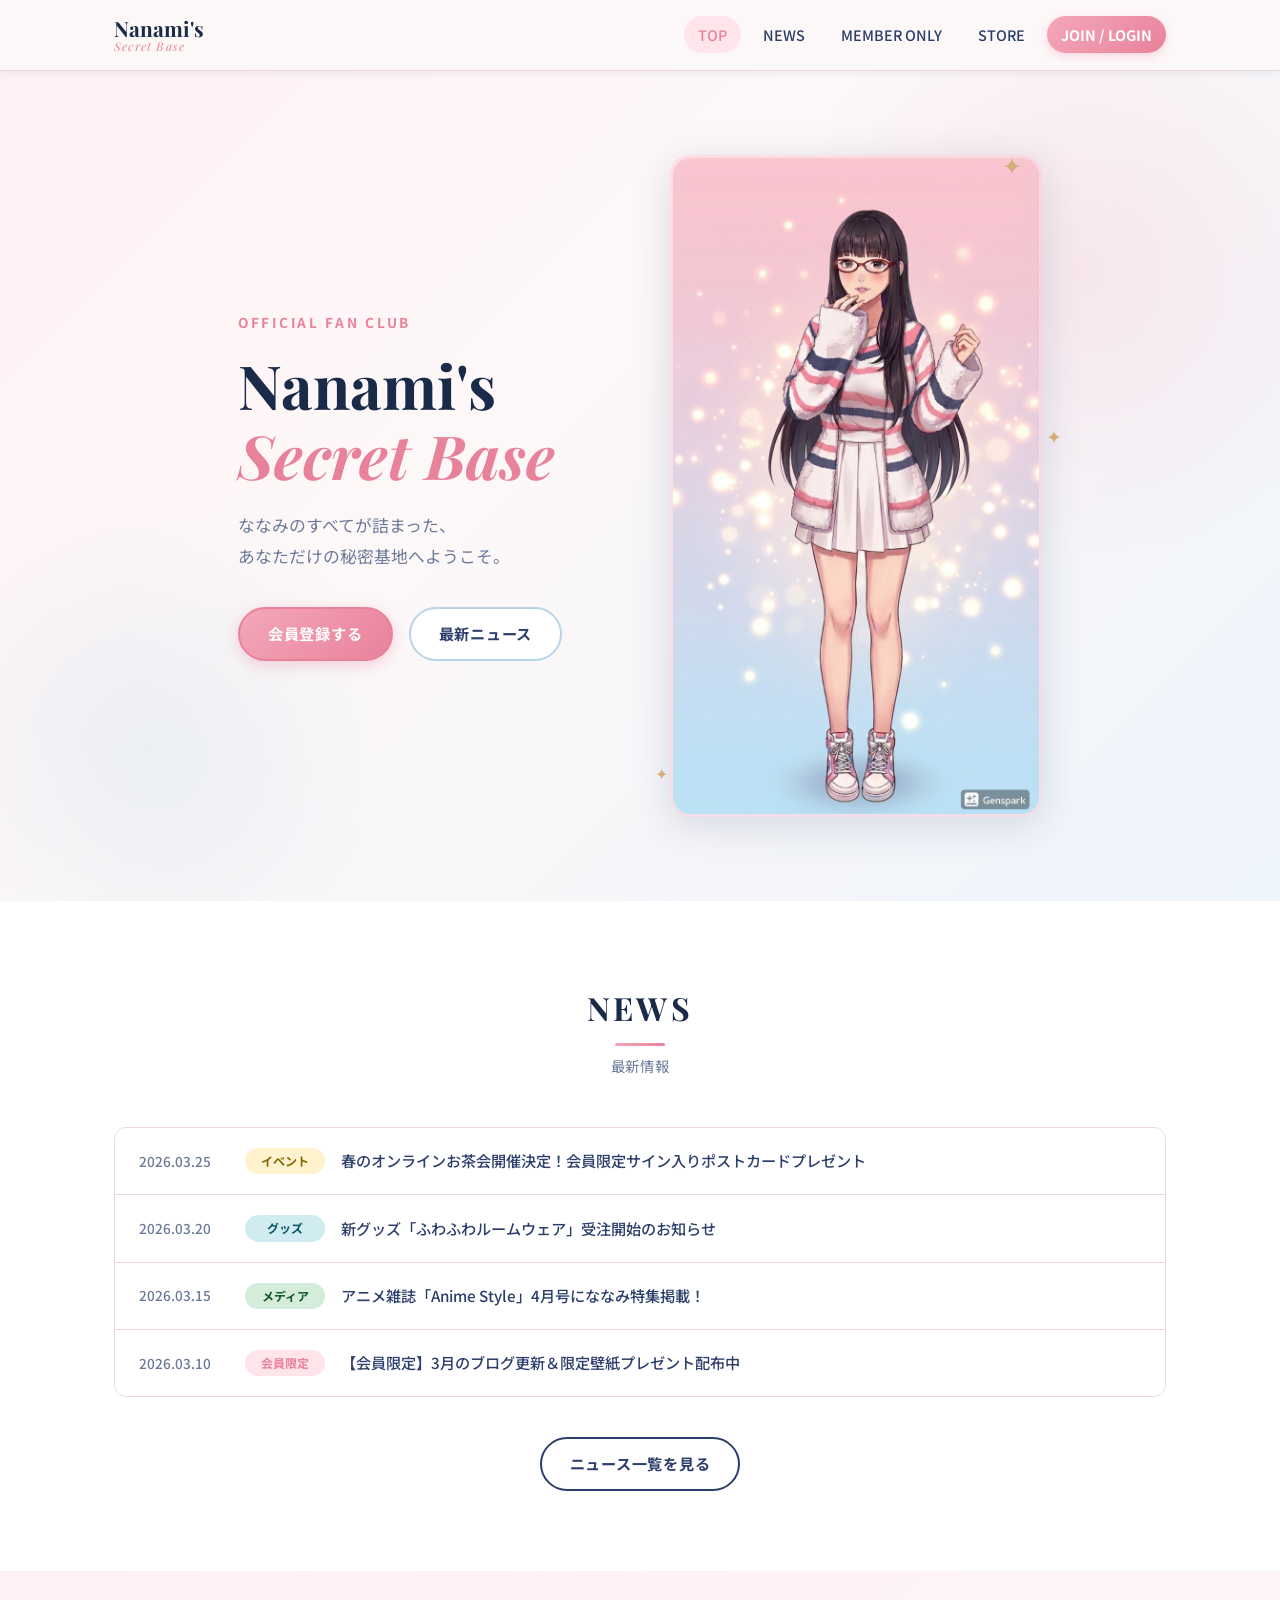
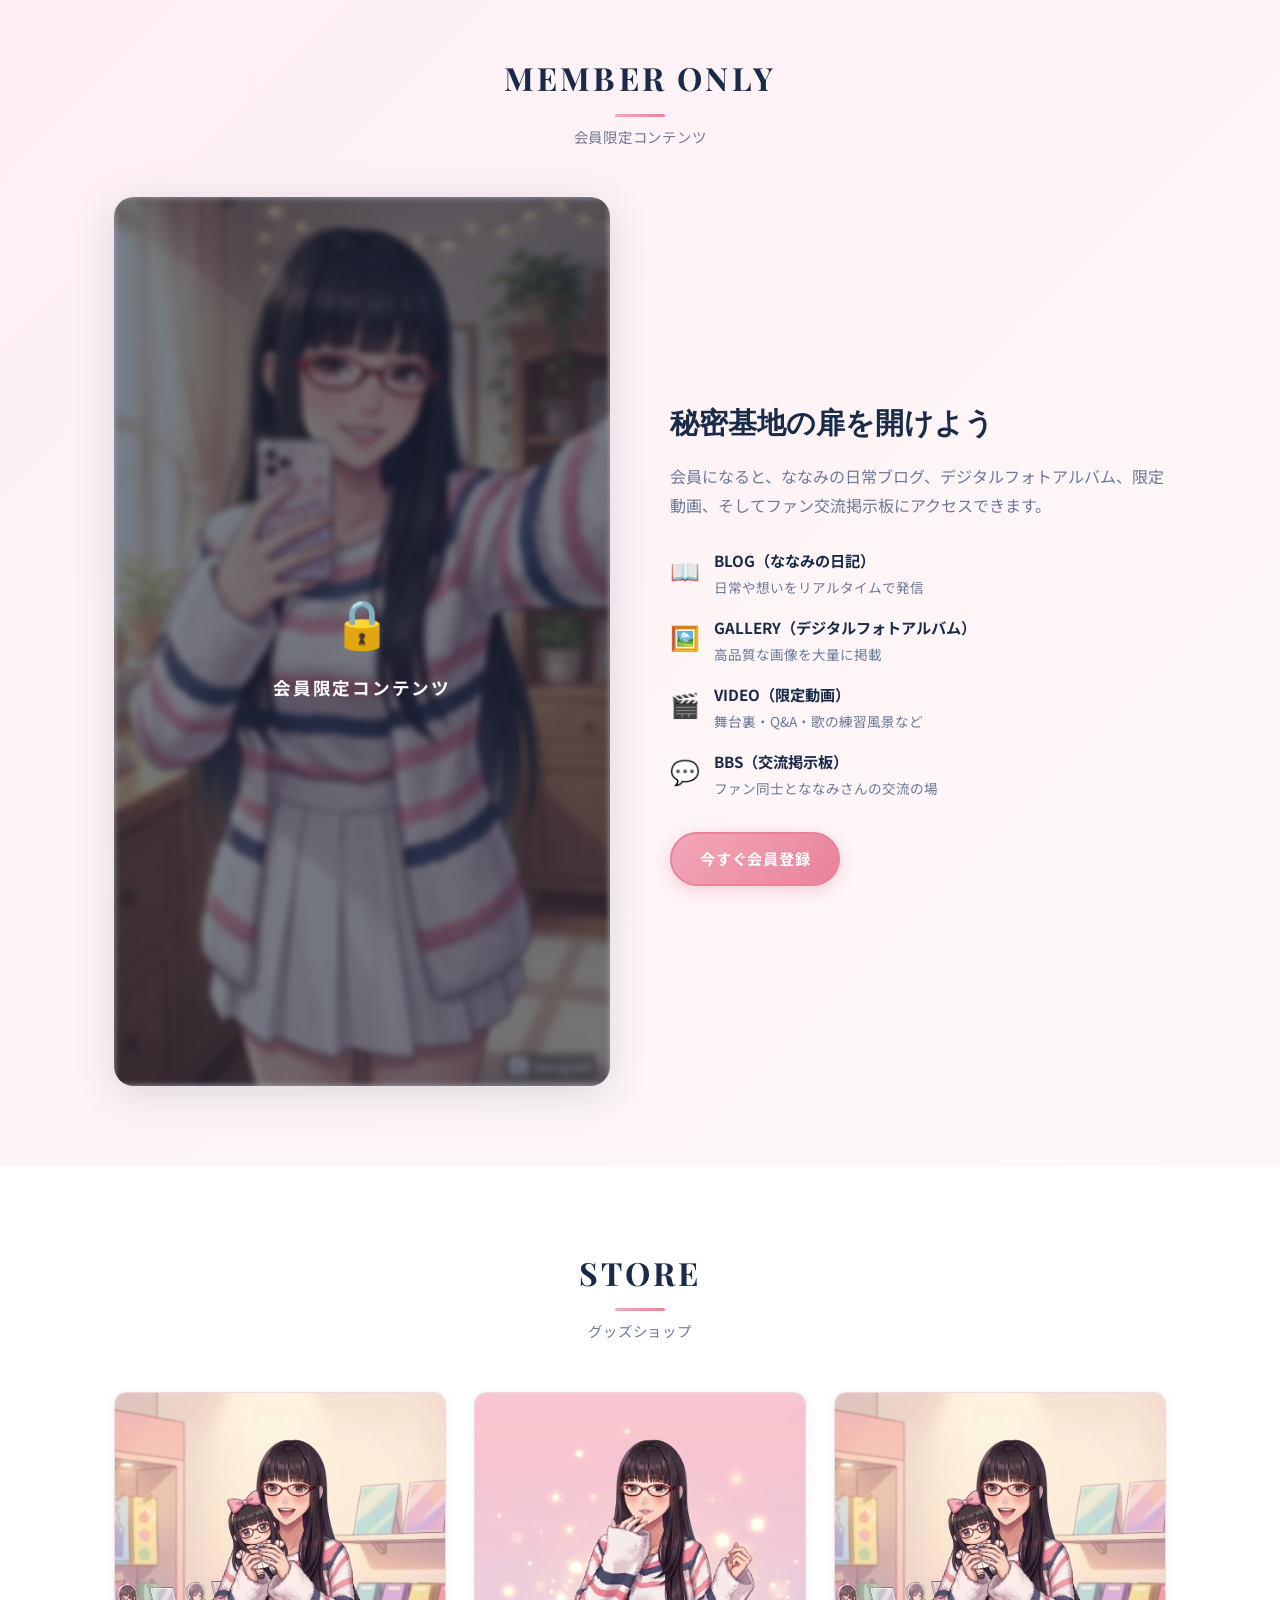
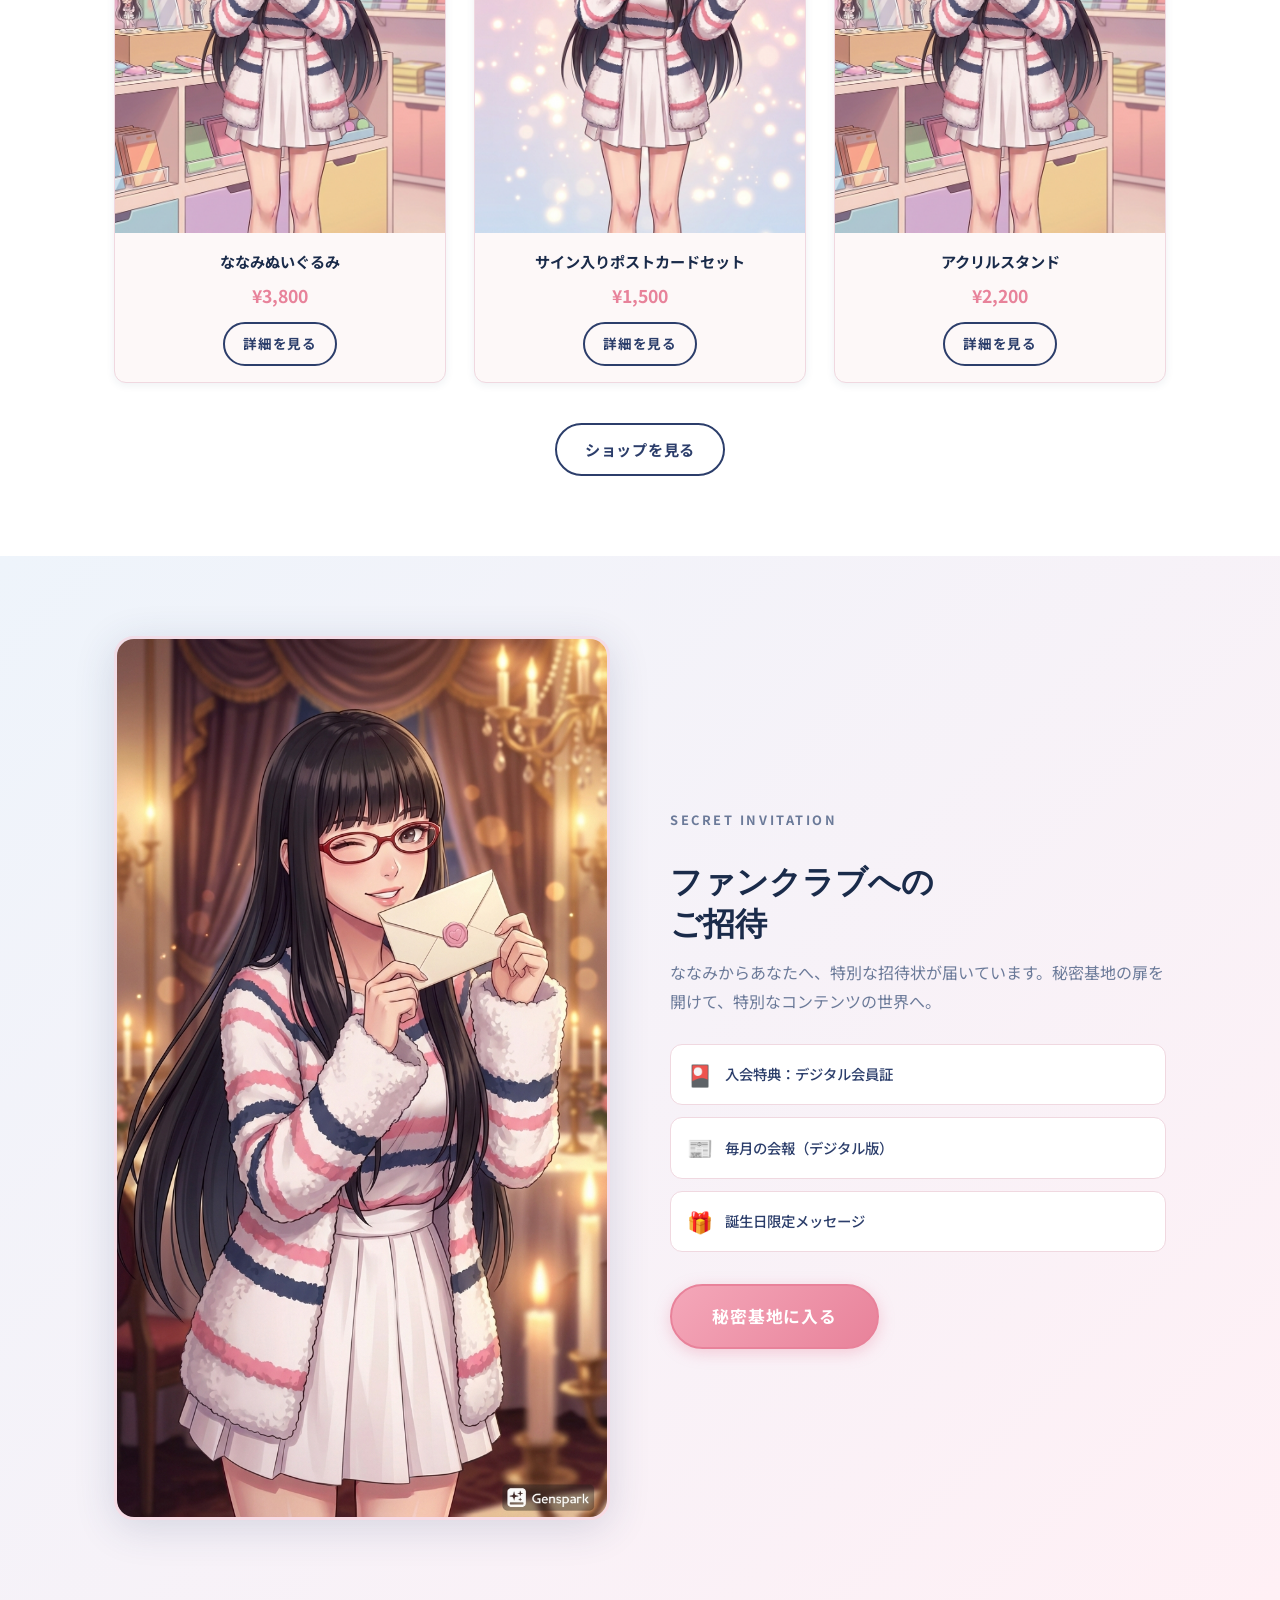
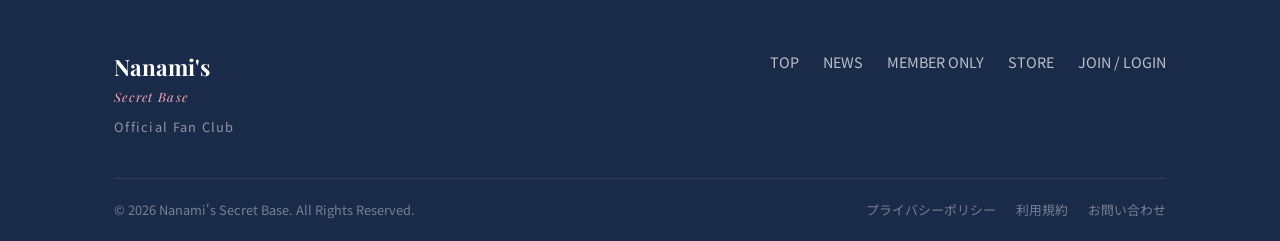
<file: index.html>
<!DOCTYPE html>
<html lang="ja">
<head>
  <meta charset="UTF-8">
  <meta name="viewport" content="width=device-width, initial-scale=1.0">
  <title>Nanami's Secret Base | ななみファンクラブ</title>
  <link rel="stylesheet" href="assets/css/style.css">
  <link rel="preconnect" href="https://fonts.googleapis.com">
  <link rel="preconnect" href="https://fonts.gstatic.com" crossorigin>
  <link href="https://fonts.googleapis.com/css2?family=Noto+Sans+JP:wght@300;400;500;700&family=Playfair+Display:ital,wght@0,400;0,700;1,400&display=swap" rel="stylesheet">
</head>
<body>

  <!-- ========== HEADER / NAVIGATION ========== -->
  <header class="site-header">
    <div class="header-inner container">
      <div class="logo">
        <a href="index.html">
          <span class="logo-main">Nanami's</span>
          <span class="logo-sub">Secret Base</span>
        </a>
      </div>
      <nav class="main-nav" id="mainNav">
        <ul>
          <li><a href="index.html" class="active">TOP</a></li>
          <li><a href="news.html">NEWS</a></li>
          <li><a href="member.html">MEMBER ONLY</a></li>
          <li><a href="store.html">STORE</a></li>
          <li><a href="join.html" class="nav-join">JOIN / LOGIN</a></li>
        </ul>
      </nav>
      <button class="hamburger" id="hamburger" aria-label="メニューを開く">
        <span></span><span></span><span></span>
      </button>
    </div>
  </header>

  <!-- ========== HERO SECTION ========== -->
  <section class="hero">
    <div class="hero-bg"></div>
    <div class="hero-content container">
      <div class="hero-text">
        <p class="hero-label">Official Fan Club</p>
        <h1 class="hero-title">Nanami's<br><em>Secret Base</em></h1>
        <p class="hero-desc">ななみのすべてが詰まった、<br>あなただけの秘密基地へようこそ。</p>
        <div class="hero-buttons">
          <a href="join.html" class="btn btn-primary">会員登録する</a>
          <a href="news.html" class="btn btn-secondary">最新ニュース</a>
        </div>
      </div>
      <div class="hero-image">
        <div class="hero-image-frame">
          <img src="assets/images/nanami_main.jpg" alt="ななみ メインビジュアル" loading="eager">
        </div>
        <div class="sparkle sparkle-1">✦</div>
        <div class="sparkle sparkle-2">✦</div>
        <div class="sparkle sparkle-3">✦</div>
      </div>
    </div>
  </section>

  <!-- ========== NEWS SECTION ========== -->
  <section class="section news-section">
    <div class="container">
      <div class="section-header">
        <h2 class="section-title">NEWS</h2>
        <p class="section-subtitle">最新情報</p>
      </div>
      <div class="news-list">
        <article class="news-item">
          <time class="news-date">2026.03.25</time>
          <span class="news-tag tag-event">イベント</span>
          <a href="news.html" class="news-title-link">春のオンラインお茶会開催決定！会員限定サイン入りポストカードプレゼント</a>
        </article>
        <article class="news-item">
          <time class="news-date">2026.03.20</time>
          <span class="news-tag tag-goods">グッズ</span>
          <a href="store.html" class="news-title-link">新グッズ「ふわふわルームウェア」受注開始のお知らせ</a>
        </article>
        <article class="news-item">
          <time class="news-date">2026.03.15</time>
          <span class="news-tag tag-media">メディア</span>
          <a href="news.html" class="news-title-link">アニメ雑誌「Anime Style」4月号にななみ特集掲載！</a>
        </article>
        <article class="news-item">
          <time class="news-date">2026.03.10</time>
          <span class="news-tag tag-member">会員限定</span>
          <a href="member.html" class="news-title-link">【会員限定】3月のブログ更新＆限定壁紙プレゼント配布中</a>
        </article>
      </div>
      <div class="section-more">
        <a href="news.html" class="btn btn-outline">ニュース一覧を見る</a>
      </div>
    </div>
  </section>

  <!-- ========== MEMBER PREVIEW SECTION ========== -->
  <section class="section member-preview-section">
    <div class="container">
      <div class="section-header">
        <h2 class="section-title">MEMBER ONLY</h2>
        <p class="section-subtitle">会員限定コンテンツ</p>
      </div>
      <div class="member-preview-grid">
        <div class="member-preview-image">
          <img src="assets/images/nanami_selfie.jpg" alt="ななみ 自撮り" loading="lazy">
          <div class="member-preview-overlay">
            <span class="lock-icon">🔒</span>
            <p>会員限定コンテンツ</p>
          </div>
        </div>
        <div class="member-preview-content">
          <h3>秘密基地の扉を開けよう</h3>
          <p>会員になると、ななみの日常ブログ、デジタルフォトアルバム、限定動画、そしてファン交流掲示板にアクセスできます。</p>
          <ul class="member-benefits">
            <li>
              <span class="benefit-icon">📖</span>
              <div>
                <strong>BLOG（ななみの日記）</strong>
                <p>日常や想いをリアルタイムで発信</p>
              </div>
            </li>
            <li>
              <span class="benefit-icon">🖼️</span>
              <div>
                <strong>GALLERY（デジタルフォトアルバム）</strong>
                <p>高品質な画像を大量に掲載</p>
              </div>
            </li>
            <li>
              <span class="benefit-icon">🎬</span>
              <div>
                <strong>VIDEO（限定動画）</strong>
                <p>舞台裏・Q&A・歌の練習風景など</p>
              </div>
            </li>
            <li>
              <span class="benefit-icon">💬</span>
              <div>
                <strong>BBS（交流掲示板）</strong>
                <p>ファン同士とななみさんの交流の場</p>
              </div>
            </li>
          </ul>
          <a href="join.html" class="btn btn-primary">今すぐ会員登録</a>
        </div>
      </div>
    </div>
  </section>

  <!-- ========== STORE PREVIEW SECTION ========== -->
  <section class="section store-preview-section">
    <div class="container">
      <div class="section-header">
        <h2 class="section-title">STORE</h2>
        <p class="section-subtitle">グッズショップ</p>
      </div>
      <div class="store-preview-grid">
        <div class="store-item">
          <div class="store-item-image">
            <img src="assets/images/nanami_goods.jpg" alt="ななみグッズ" loading="lazy">
          </div>
          <div class="store-item-info">
            <h4>ななみぬいぐるみ</h4>
            <p class="store-price">¥3,800</p>
            <a href="store.html" class="btn btn-small btn-outline">詳細を見る</a>
          </div>
        </div>
        <div class="store-item">
          <div class="store-item-image">
            <img src="assets/images/nanami_main2.jpg" alt="ポストカードセット" loading="lazy">
          </div>
          <div class="store-item-info">
            <h4>サイン入りポストカードセット</h4>
            <p class="store-price">¥1,500</p>
            <a href="store.html" class="btn btn-small btn-outline">詳細を見る</a>
          </div>
        </div>
        <div class="store-item">
          <div class="store-item-image">
            <img src="assets/images/nanami_goods2.jpg" alt="アクリルスタンド" loading="lazy">
          </div>
          <div class="store-item-info">
            <h4>アクリルスタンド</h4>
            <p class="store-price">¥2,200</p>
            <a href="store.html" class="btn btn-small btn-outline">詳細を見る</a>
          </div>
        </div>
      </div>
      <div class="section-more">
        <a href="store.html" class="btn btn-outline">ショップを見る</a>
      </div>
    </div>
  </section>

  <!-- ========== JOIN CTA SECTION ========== -->
  <section class="section join-cta-section">
    <div class="container">
      <div class="join-cta-inner">
        <div class="join-cta-image">
          <img src="assets/images/nanami_invitation.jpg" alt="ななみ 招待状" loading="lazy">
        </div>
        <div class="join-cta-content">
          <p class="join-cta-label">Secret Invitation</p>
          <h2>ファンクラブへの<br>ご招待</h2>
          <p>ななみからあなたへ、特別な招待状が届いています。秘密基地の扉を開けて、特別なコンテンツの世界へ。</p>
          <div class="join-cta-benefits">
            <div class="join-benefit">
              <span>🎴</span>
              <p>入会特典：デジタル会員証</p>
            </div>
            <div class="join-benefit">
              <span>📰</span>
              <p>毎月の会報（デジタル版）</p>
            </div>
            <div class="join-benefit">
              <span>🎁</span>
              <p>誕生日限定メッセージ</p>
            </div>
          </div>
          <a href="join.html" class="btn btn-primary btn-large">秘密基地に入る</a>
        </div>
      </div>
    </div>
  </section>

  <!-- ========== FOOTER ========== -->
  <footer class="site-footer">
    <div class="container">
      <div class="footer-inner">
        <div class="footer-logo">
          <span class="logo-main">Nanami's</span>
          <span class="logo-sub">Secret Base</span>
          <p>Official Fan Club</p>
        </div>
        <nav class="footer-nav">
          <ul>
            <li><a href="index.html">TOP</a></li>
            <li><a href="news.html">NEWS</a></li>
            <li><a href="member.html">MEMBER ONLY</a></li>
            <li><a href="store.html">STORE</a></li>
            <li><a href="join.html">JOIN / LOGIN</a></li>
          </ul>
        </nav>
      </div>
      <div class="footer-bottom">
        <p>&copy; 2026 Nanami's Secret Base. All Rights Reserved.</p>
        <div class="footer-links">
          <a href="#">プライバシーポリシー</a>
          <a href="#">利用規約</a>
          <a href="#">お問い合わせ</a>
        </div>
      </div>
    </div>
  </footer>

  <script src="assets/js/main.js"></script>
</body>
</html>
</file>
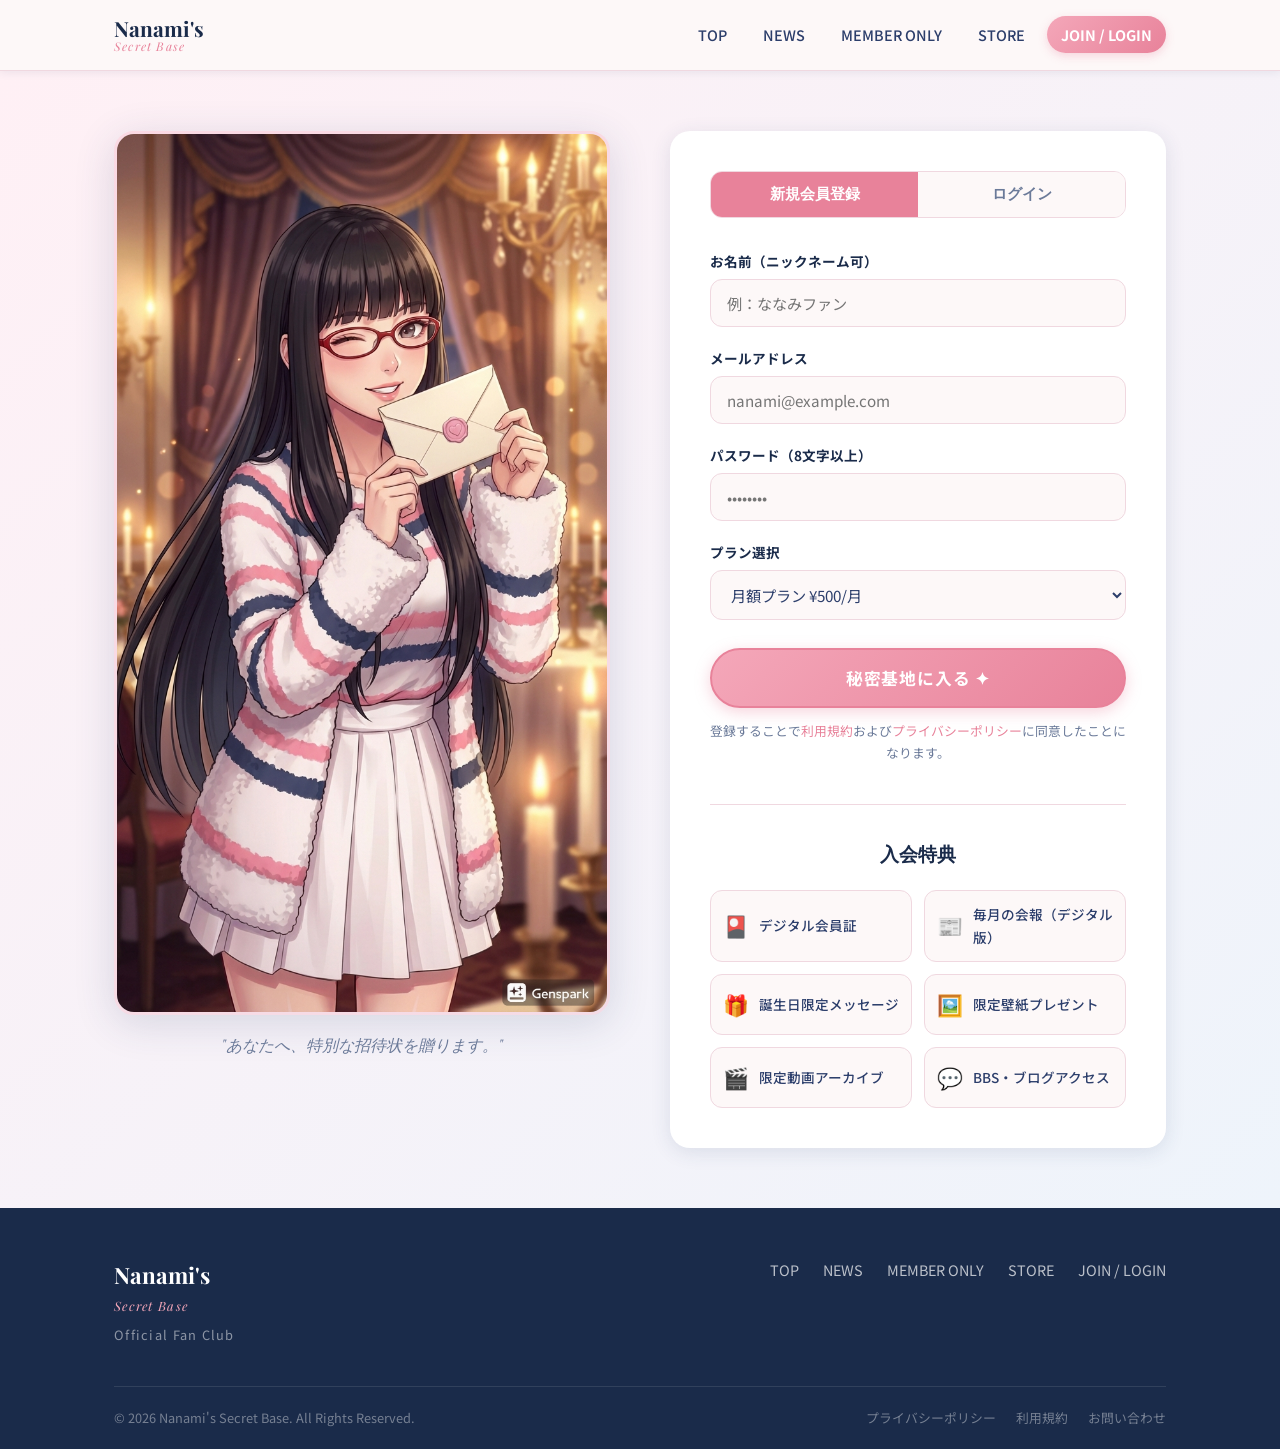
<file: join.html>
<!DOCTYPE html>
<html lang="ja">
<head>
  <meta charset="UTF-8">
  <meta name="viewport" content="width=device-width, initial-scale=1.0">
  <title>JOIN / LOGIN | Nanami's Secret Base</title>
  <link rel="stylesheet" href="assets/css/style.css">
  <link href="https://fonts.googleapis.com/css2?family=Noto+Sans+JP:wght@300;400;500;700&family=Playfair+Display:ital,wght@0,400;0,700;1,400&display=swap" rel="stylesheet">
  <style>
    .join-page {
      background: linear-gradient(135deg, #FFF0F5 0%, #EEF4FB 100%);
      min-height: 100vh;
      padding: 60px 0;
    }
    .join-layout {
      display: grid;
      grid-template-columns: 1fr 1fr;
      gap: 60px;
      align-items: start;
    }
    .join-visual {
      position: sticky;
      top: 100px;
    }
    .join-visual img {
      width: 100%;
      border-radius: var(--radius-lg);
      box-shadow: var(--shadow-lg);
      border: 3px solid rgba(244, 167, 185, 0.3);
    }
    .join-visual-caption {
      text-align: center;
      margin-top: 16px;
      font-family: var(--font-serif);
      font-style: italic;
      color: var(--color-text-light);
    }

    .join-panel {
      background: var(--color-white);
      border-radius: var(--radius-lg);
      padding: 40px;
      box-shadow: var(--shadow-md);
    }
    .join-tabs {
      display: flex;
      gap: 0;
      margin-bottom: 32px;
      border: 1px solid var(--color-border);
      border-radius: var(--radius-md);
      overflow: hidden;
    }
    .join-tab {
      flex: 1;
      padding: 12px;
      text-align: center;
      font-size: 0.95rem;
      font-weight: 700;
      cursor: pointer;
      background: var(--color-bg);
      color: var(--color-text-light);
      border: none;
      transition: all var(--transition);
    }
    .join-tab.active {
      background: var(--color-pink-dark);
      color: var(--color-white);
    }

    .tab-content { display: none; }
    .tab-content.active { display: block; }

    .form-group {
      margin-bottom: 20px;
    }
    .form-group label {
      display: block;
      font-size: 0.85rem;
      font-weight: 700;
      color: var(--color-blue-dark);
      margin-bottom: 6px;
    }
    .form-group input, .form-group select {
      width: 100%;
      padding: 12px 16px;
      border: 1px solid var(--color-border);
      border-radius: var(--radius-md);
      font-size: 0.95rem;
      font-family: var(--font-sans);
      color: var(--color-text);
      background: var(--color-bg);
      transition: border-color var(--transition);
      outline: none;
    }
    .form-group input:focus, .form-group select:focus {
      border-color: var(--color-pink-dark);
      box-shadow: 0 0 0 3px rgba(232, 130, 154, 0.15);
    }
    .form-submit { width: 100%; margin-top: 8px; }
    .form-note {
      font-size: 0.8rem;
      color: var(--color-text-light);
      text-align: center;
      margin-top: 12px;
    }
    .form-note a { color: var(--color-pink-dark); }

    .benefits-section {
      margin-top: 40px;
      padding-top: 32px;
      border-top: 1px solid var(--color-border);
    }
    .benefits-section h3 {
      font-family: var(--font-serif);
      font-size: 1.2rem;
      color: var(--color-blue-dark);
      margin-bottom: 20px;
      text-align: center;
    }
    .benefits-grid {
      display: grid;
      grid-template-columns: 1fr 1fr;
      gap: 12px;
    }
    .benefit-item {
      display: flex;
      align-items: center;
      gap: 10px;
      padding: 12px;
      background: var(--color-bg);
      border-radius: var(--radius-md);
      border: 1px solid var(--color-border);
    }
    .benefit-item span { font-size: 1.3rem; }
    .benefit-item p { font-size: 0.85rem; color: var(--color-text); font-weight: 500; }

    @media (max-width: 768px) {
      .join-layout { grid-template-columns: 1fr; }
      .join-visual { display: none; }
      .benefits-grid { grid-template-columns: 1fr; }
    }
  </style>
</head>
<body>
  <header class="site-header">
    <div class="header-inner container">
      <div class="logo">
        <a href="index.html">
          <span class="logo-main">Nanami's</span>
          <span class="logo-sub">Secret Base</span>
        </a>
      </div>
      <nav class="main-nav" id="mainNav">
        <ul>
          <li><a href="index.html">TOP</a></li>
          <li><a href="news.html">NEWS</a></li>
          <li><a href="member.html">MEMBER ONLY</a></li>
          <li><a href="store.html">STORE</a></li>
          <li><a href="join.html" class="nav-join active">JOIN / LOGIN</a></li>
        </ul>
      </nav>
      <button class="hamburger" id="hamburger" aria-label="メニューを開く">
        <span></span><span></span><span></span>
      </button>
    </div>
  </header>

  <div class="join-page">
    <div class="container">
      <div class="join-layout">
        <div class="join-visual">
          <img src="assets/images/nanami_invitation.jpg" alt="ななみ 招待状">
          <p class="join-visual-caption">"あなたへ、特別な招待状を贈ります。"</p>
        </div>
        <div class="join-panel">
          <div class="join-tabs">
            <button class="join-tab active" onclick="switchTab('register')">新規会員登録</button>
            <button class="join-tab" onclick="switchTab('login')">ログイン</button>
          </div>

          <!-- 新規登録 -->
          <div class="tab-content active" id="tab-register">
            <form>
              <div class="form-group">
                <label for="reg-name">お名前（ニックネーム可）</label>
                <input type="text" id="reg-name" placeholder="例：ななみファン">
              </div>
              <div class="form-group">
                <label for="reg-email">メールアドレス</label>
                <input type="email" id="reg-email" placeholder="nanami@example.com">
              </div>
              <div class="form-group">
                <label for="reg-password">パスワード（8文字以上）</label>
                <input type="password" id="reg-password" placeholder="••••••••">
              </div>
              <div class="form-group">
                <label for="reg-plan">プラン選択</label>
                <select id="reg-plan">
                  <option value="monthly">月額プラン ¥500/月</option>
                  <option value="yearly">年額プラン ¥5,000/年（2ヶ月分お得）</option>
                </select>
              </div>
              <button type="submit" class="btn btn-primary btn-large form-submit">秘密基地に入る ✦</button>
              <p class="form-note">登録することで<a href="#">利用規約</a>および<a href="#">プライバシーポリシー</a>に同意したことになります。</p>
            </form>

            <div class="benefits-section">
              <h3>入会特典</h3>
              <div class="benefits-grid">
                <div class="benefit-item"><span>🎴</span><p>デジタル会員証</p></div>
                <div class="benefit-item"><span>📰</span><p>毎月の会報（デジタル版）</p></div>
                <div class="benefit-item"><span>🎁</span><p>誕生日限定メッセージ</p></div>
                <div class="benefit-item"><span>🖼️</span><p>限定壁紙プレゼント</p></div>
                <div class="benefit-item"><span>🎬</span><p>限定動画アーカイブ</p></div>
                <div class="benefit-item"><span>💬</span><p>BBS・ブログアクセス</p></div>
              </div>
            </div>
          </div>

          <!-- ログイン -->
          <div class="tab-content" id="tab-login">
            <form>
              <div class="form-group">
                <label for="login-email">メールアドレス</label>
                <input type="email" id="login-email" placeholder="nanami@example.com">
              </div>
              <div class="form-group">
                <label for="login-password">パスワード</label>
                <input type="password" id="login-password" placeholder="••••••••">
              </div>
              <button type="submit" class="btn btn-primary btn-large form-submit">ログイン</button>
              <p class="form-note">パスワードをお忘れの方は<a href="#">こちら</a></p>
            </form>
          </div>
        </div>
      </div>
    </div>
  </div>

  <footer class="site-footer">
    <div class="container">
      <div class="footer-inner">
        <div class="footer-logo">
          <span class="logo-main">Nanami's</span>
          <span class="logo-sub">Secret Base</span>
          <p>Official Fan Club</p>
        </div>
        <nav class="footer-nav">
          <ul>
            <li><a href="index.html">TOP</a></li>
            <li><a href="news.html">NEWS</a></li>
            <li><a href="member.html">MEMBER ONLY</a></li>
            <li><a href="store.html">STORE</a></li>
            <li><a href="join.html">JOIN / LOGIN</a></li>
          </ul>
        </nav>
      </div>
      <div class="footer-bottom">
        <p>&copy; 2026 Nanami's Secret Base. All Rights Reserved.</p>
        <div class="footer-links">
          <a href="#">プライバシーポリシー</a>
          <a href="#">利用規約</a>
          <a href="#">お問い合わせ</a>
        </div>
      </div>
    </div>
  </footer>

  <script src="assets/js/main.js"></script>
  <script>
    function switchTab(tab) {
      document.querySelectorAll('.join-tab').forEach((btn, i) => {
        btn.classList.toggle('active', (i === 0 && tab === 'register') || (i === 1 && tab === 'login'));
      });
      document.querySelectorAll('.tab-content').forEach(el => el.classList.remove('active'));
      document.getElementById('tab-' + tab).classList.add('active');
    }
  </script>
</body>
</html>
</file>
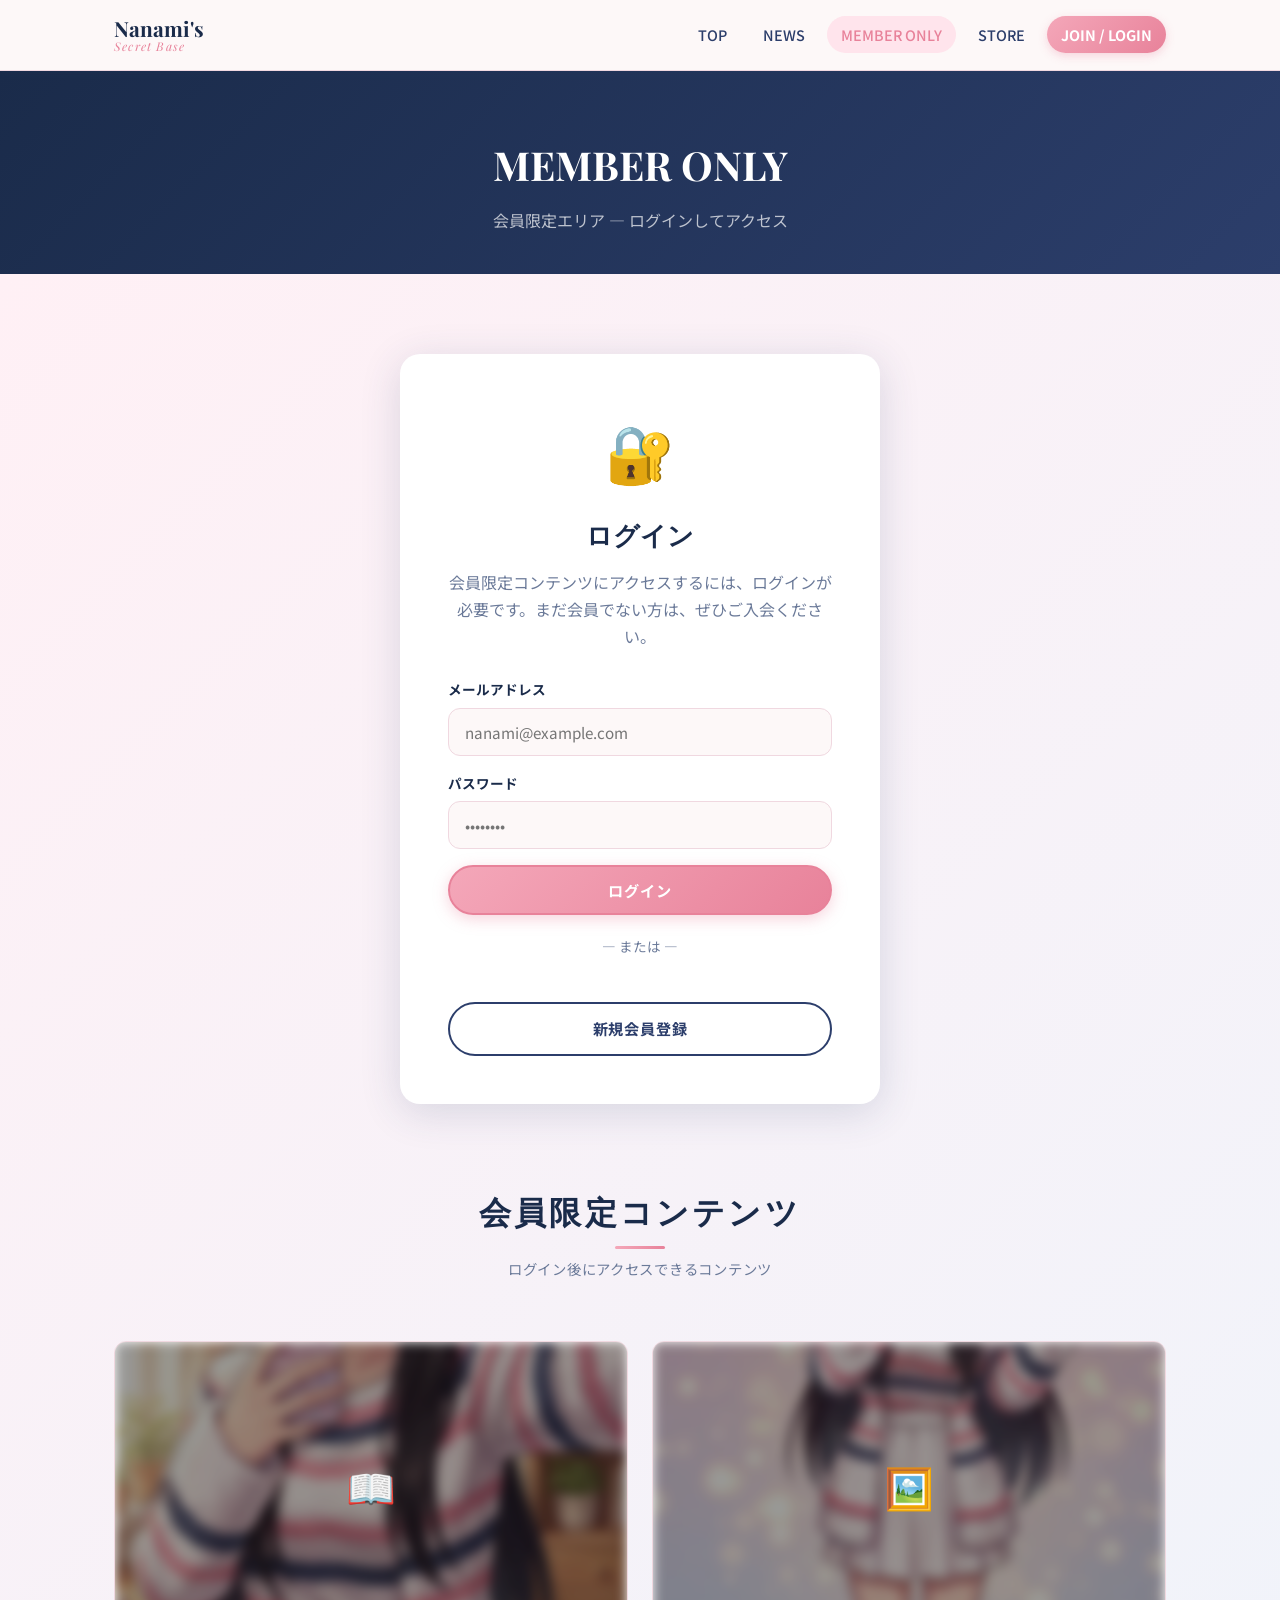
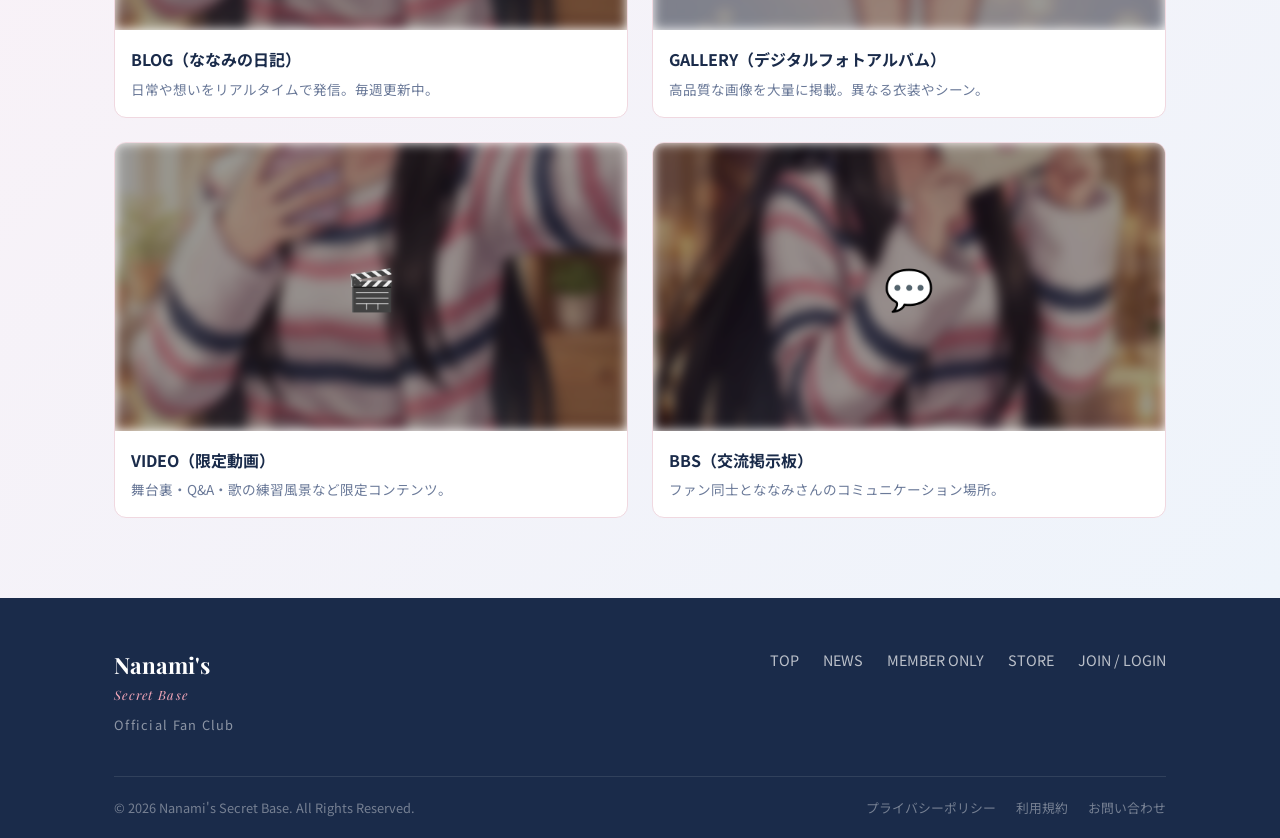
<file: member.html>
<!DOCTYPE html>
<html lang="ja">
<head>
  <meta charset="UTF-8">
  <meta name="viewport" content="width=device-width, initial-scale=1.0">
  <title>MEMBER ONLY | Nanami's Secret Base</title>
  <link rel="stylesheet" href="assets/css/style.css">
  <link href="https://fonts.googleapis.com/css2?family=Noto+Sans+JP:wght@300;400;500;700&family=Playfair+Display:ital,wght@0,400;0,700;1,400&display=swap" rel="stylesheet">
  <style>
    .page-hero {
      background: linear-gradient(135deg, #1A2B4A 0%, #2C3E6B 100%);
      padding: 60px 0 40px;
      text-align: center;
      color: var(--color-white);
    }
    .page-hero h1 {
      font-family: var(--font-serif);
      font-size: 2.5rem;
      color: var(--color-white);
    }
    .page-hero p { color: rgba(255,255,255,0.7); margin-top: 8px; }

    .login-gate {
      background: var(--color-white);
      border-radius: var(--radius-lg);
      padding: 48px;
      max-width: 480px;
      margin: 0 auto;
      box-shadow: var(--shadow-lg);
      text-align: center;
    }
    .login-gate .gate-icon { font-size: 3.5rem; margin-bottom: 16px; }
    .login-gate h2 {
      font-family: var(--font-serif);
      font-size: 1.6rem;
      color: var(--color-blue-dark);
      margin-bottom: 12px;
    }
    .login-gate p { color: var(--color-text-light); margin-bottom: 28px; line-height: 1.7; }
    .login-form { display: flex; flex-direction: column; gap: 16px; text-align: left; }
    .form-group label {
      display: block;
      font-size: 0.85rem;
      font-weight: 700;
      color: var(--color-blue-dark);
      margin-bottom: 6px;
    }
    .form-group input {
      width: 100%;
      padding: 12px 16px;
      border: 1px solid var(--color-border);
      border-radius: var(--radius-md);
      font-size: 0.95rem;
      font-family: var(--font-sans);
      color: var(--color-text);
      background: var(--color-bg);
      transition: border-color var(--transition);
      outline: none;
    }
    .form-group input:focus {
      border-color: var(--color-pink-dark);
      box-shadow: 0 0 0 3px rgba(232, 130, 154, 0.15);
    }
    .login-form .btn { width: 100%; justify-content: center; }
    .login-divider {
      text-align: center;
      color: var(--color-text-light);
      font-size: 0.85rem;
      margin: 4px 0;
    }

    .member-content-preview {
      display: grid;
      grid-template-columns: repeat(2, 1fr);
      gap: 24px;
      margin-top: 60px;
    }
    .content-card {
      background: var(--color-white);
      border-radius: var(--radius-md);
      overflow: hidden;
      border: 1px solid var(--color-border);
      position: relative;
    }
    .content-card-img {
      aspect-ratio: 16/9;
      overflow: hidden;
      position: relative;
    }
    .content-card-img img {
      width: 100%;
      height: 100%;
      object-fit: cover;
      filter: blur(6px) brightness(0.6);
    }
    .content-card-lock {
      position: absolute;
      inset: 0;
      display: flex;
      align-items: center;
      justify-content: center;
      font-size: 2.5rem;
    }
    .content-card-body { padding: 16px; }
    .content-card-body h4 {
      font-size: 1rem;
      font-weight: 700;
      color: var(--color-blue-dark);
      margin-bottom: 4px;
    }
    .content-card-body p { font-size: 0.85rem; color: var(--color-text-light); }
  </style>
</head>
<body>
  <header class="site-header">
    <div class="header-inner container">
      <div class="logo">
        <a href="index.html">
          <span class="logo-main">Nanami's</span>
          <span class="logo-sub">Secret Base</span>
        </a>
      </div>
      <nav class="main-nav" id="mainNav">
        <ul>
          <li><a href="index.html">TOP</a></li>
          <li><a href="news.html">NEWS</a></li>
          <li><a href="member.html" class="active">MEMBER ONLY</a></li>
          <li><a href="store.html">STORE</a></li>
          <li><a href="join.html" class="nav-join">JOIN / LOGIN</a></li>
        </ul>
      </nav>
      <button class="hamburger" id="hamburger" aria-label="メニューを開く">
        <span></span><span></span><span></span>
      </button>
    </div>
  </header>

  <div class="page-hero">
    <div class="container">
      <h1>MEMBER ONLY</h1>
      <p>会員限定エリア — ログインしてアクセス</p>
    </div>
  </div>

  <section class="section" style="background: linear-gradient(135deg, #FFF0F5 0%, #EEF4FB 100%);">
    <div class="container">
      <div class="login-gate">
        <div class="gate-icon">🔐</div>
        <h2>ログイン</h2>
        <p>会員限定コンテンツにアクセスするには、ログインが必要です。まだ会員でない方は、ぜひご入会ください。</p>
        <form class="login-form">
          <div class="form-group">
            <label for="email">メールアドレス</label>
            <input type="email" id="email" placeholder="nanami@example.com">
          </div>
          <div class="form-group">
            <label for="password">パスワード</label>
            <input type="password" id="password" placeholder="••••••••">
          </div>
          <button type="submit" class="btn btn-primary">ログイン</button>
          <p class="login-divider">— または —</p>
          <a href="join.html" class="btn btn-outline">新規会員登録</a>
        </form>
      </div>

      <div class="section-header" style="margin-top: 80px;">
        <h2 class="section-title">会員限定コンテンツ</h2>
        <p class="section-subtitle">ログイン後にアクセスできるコンテンツ</p>
      </div>
      <div class="member-content-preview">
        <div class="content-card">
          <div class="content-card-img">
            <img src="assets/images/nanami_selfie.jpg" alt="ブログ">
            <div class="content-card-lock">📖</div>
          </div>
          <div class="content-card-body">
            <h4>BLOG（ななみの日記）</h4>
            <p>日常や想いをリアルタイムで発信。毎週更新中。</p>
          </div>
        </div>
        <div class="content-card">
          <div class="content-card-img">
            <img src="assets/images/nanami_main.jpg" alt="ギャラリー">
            <div class="content-card-lock">🖼️</div>
          </div>
          <div class="content-card-body">
            <h4>GALLERY（デジタルフォトアルバム）</h4>
            <p>高品質な画像を大量に掲載。異なる衣装やシーン。</p>
          </div>
        </div>
        <div class="content-card">
          <div class="content-card-img">
            <img src="assets/images/nanami_selfie2.jpg" alt="動画">
            <div class="content-card-lock">🎬</div>
          </div>
          <div class="content-card-body">
            <h4>VIDEO（限定動画）</h4>
            <p>舞台裏・Q&A・歌の練習風景など限定コンテンツ。</p>
          </div>
        </div>
        <div class="content-card">
          <div class="content-card-img">
            <img src="assets/images/nanami_invitation2.jpg" alt="掲示板">
            <div class="content-card-lock">💬</div>
          </div>
          <div class="content-card-body">
            <h4>BBS（交流掲示板）</h4>
            <p>ファン同士とななみさんのコミュニケーション場所。</p>
          </div>
        </div>
      </div>
    </div>
  </section>

  <footer class="site-footer">
    <div class="container">
      <div class="footer-inner">
        <div class="footer-logo">
          <span class="logo-main">Nanami's</span>
          <span class="logo-sub">Secret Base</span>
          <p>Official Fan Club</p>
        </div>
        <nav class="footer-nav">
          <ul>
            <li><a href="index.html">TOP</a></li>
            <li><a href="news.html">NEWS</a></li>
            <li><a href="member.html">MEMBER ONLY</a></li>
            <li><a href="store.html">STORE</a></li>
            <li><a href="join.html">JOIN / LOGIN</a></li>
          </ul>
        </nav>
      </div>
      <div class="footer-bottom">
        <p>&copy; 2026 Nanami's Secret Base. All Rights Reserved.</p>
        <div class="footer-links">
          <a href="#">プライバシーポリシー</a>
          <a href="#">利用規約</a>
          <a href="#">お問い合わせ</a>
        </div>
      </div>
    </div>
  </footer>
  <script src="assets/js/main.js"></script>
</body>
</html>
</file>
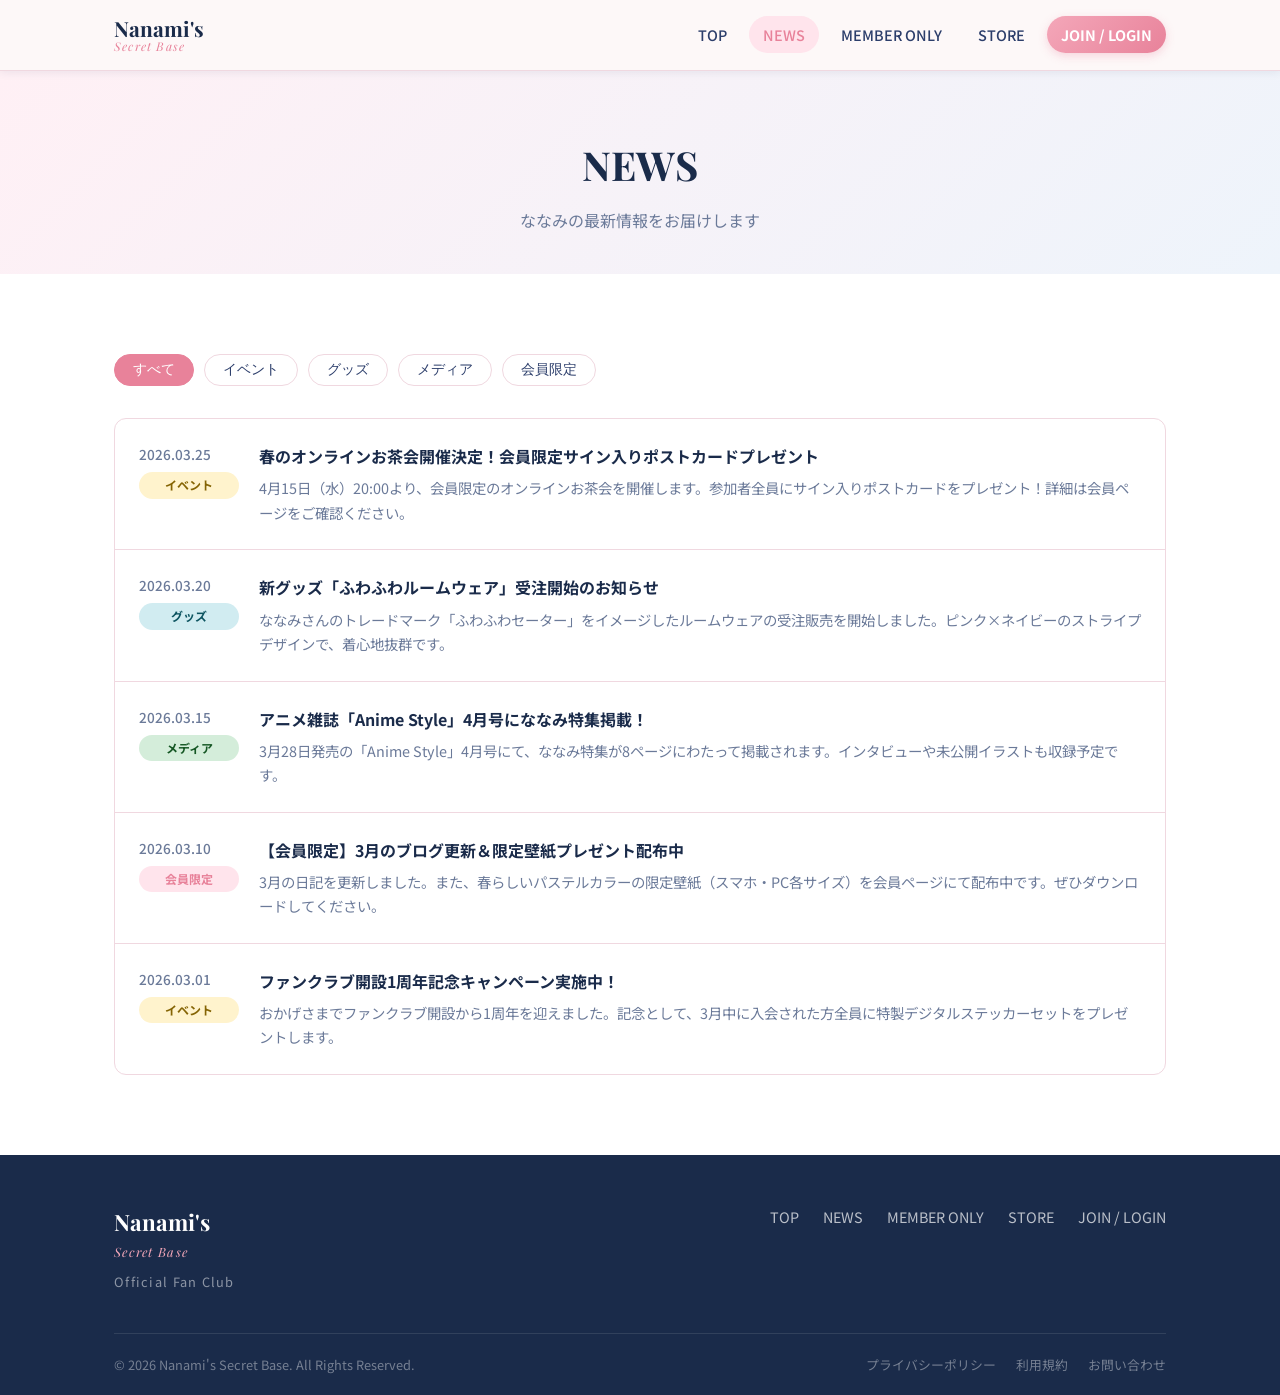
<file: news.html>
<!DOCTYPE html>
<html lang="ja">
<head>
  <meta charset="UTF-8">
  <meta name="viewport" content="width=device-width, initial-scale=1.0">
  <title>NEWS | Nanami's Secret Base</title>
  <link rel="stylesheet" href="assets/css/style.css">
  <link href="https://fonts.googleapis.com/css2?family=Noto+Sans+JP:wght@300;400;500;700&family=Playfair+Display:ital,wght@0,400;0,700;1,400&display=swap" rel="stylesheet">
  <style>
    .page-hero {
      background: linear-gradient(135deg, #FFF0F5 0%, #EEF4FB 100%);
      padding: 60px 0 40px;
      text-align: center;
    }
    .page-hero h1 {
      font-family: var(--font-serif);
      font-size: 2.5rem;
      color: var(--color-blue-dark);
    }
    .page-hero p {
      color: var(--color-text-light);
      margin-top: 8px;
    }
    .news-filter {
      display: flex;
      gap: 10px;
      flex-wrap: wrap;
      margin-bottom: 32px;
    }
    .filter-btn {
      padding: 6px 18px;
      border-radius: var(--radius-full);
      border: 1px solid var(--color-border);
      background: var(--color-white);
      color: var(--color-text);
      font-size: 0.85rem;
      cursor: pointer;
      transition: all var(--transition);
    }
    .filter-btn.active, .filter-btn:hover {
      background: var(--color-pink-dark);
      color: var(--color-white);
      border-color: var(--color-pink-dark);
    }
    .news-full-list {
      background: var(--color-white);
      border-radius: var(--radius-md);
      border: 1px solid var(--color-border);
      overflow: hidden;
    }
    .news-full-item {
      display: flex;
      align-items: flex-start;
      gap: 20px;
      padding: 24px;
      border-bottom: 1px solid var(--color-border);
      transition: background var(--transition);
    }
    .news-full-item:last-child { border-bottom: none; }
    .news-full-item:hover { background: var(--color-pink-light); }
    .news-full-meta {
      display: flex;
      flex-direction: column;
      gap: 6px;
      min-width: 100px;
    }
    .news-full-body h3 {
      font-size: 1rem;
      font-weight: 700;
      color: var(--color-blue-dark);
      margin-bottom: 6px;
    }
    .news-full-body p {
      font-size: 0.9rem;
      color: var(--color-text-light);
      line-height: 1.7;
    }
  </style>
</head>
<body>
  <header class="site-header">
    <div class="header-inner container">
      <div class="logo">
        <a href="index.html">
          <span class="logo-main">Nanami's</span>
          <span class="logo-sub">Secret Base</span>
        </a>
      </div>
      <nav class="main-nav" id="mainNav">
        <ul>
          <li><a href="index.html">TOP</a></li>
          <li><a href="news.html" class="active">NEWS</a></li>
          <li><a href="member.html">MEMBER ONLY</a></li>
          <li><a href="store.html">STORE</a></li>
          <li><a href="join.html" class="nav-join">JOIN / LOGIN</a></li>
        </ul>
      </nav>
      <button class="hamburger" id="hamburger" aria-label="メニューを開く">
        <span></span><span></span><span></span>
      </button>
    </div>
  </header>

  <div class="page-hero">
    <div class="container">
      <h1>NEWS</h1>
      <p>ななみの最新情報をお届けします</p>
    </div>
  </div>

  <section class="section" style="background: var(--color-white);">
    <div class="container">
      <div class="news-filter">
        <button class="filter-btn active">すべて</button>
        <button class="filter-btn">イベント</button>
        <button class="filter-btn">グッズ</button>
        <button class="filter-btn">メディア</button>
        <button class="filter-btn">会員限定</button>
      </div>
      <div class="news-full-list">
        <div class="news-full-item">
          <div class="news-full-meta">
            <time class="news-date">2026.03.25</time>
            <span class="news-tag tag-event">イベント</span>
          </div>
          <div class="news-full-body">
            <h3>春のオンラインお茶会開催決定！会員限定サイン入りポストカードプレゼント</h3>
            <p>4月15日（水）20:00より、会員限定のオンラインお茶会を開催します。参加者全員にサイン入りポストカードをプレゼント！詳細は会員ページをご確認ください。</p>
          </div>
        </div>
        <div class="news-full-item">
          <div class="news-full-meta">
            <time class="news-date">2026.03.20</time>
            <span class="news-tag tag-goods">グッズ</span>
          </div>
          <div class="news-full-body">
            <h3>新グッズ「ふわふわルームウェア」受注開始のお知らせ</h3>
            <p>ななみさんのトレードマーク「ふわふわセーター」をイメージしたルームウェアの受注販売を開始しました。ピンク×ネイビーのストライプデザインで、着心地抜群です。</p>
          </div>
        </div>
        <div class="news-full-item">
          <div class="news-full-meta">
            <time class="news-date">2026.03.15</time>
            <span class="news-tag tag-media">メディア</span>
          </div>
          <div class="news-full-body">
            <h3>アニメ雑誌「Anime Style」4月号にななみ特集掲載！</h3>
            <p>3月28日発売の「Anime Style」4月号にて、ななみ特集が8ページにわたって掲載されます。インタビューや未公開イラストも収録予定です。</p>
          </div>
        </div>
        <div class="news-full-item">
          <div class="news-full-meta">
            <time class="news-date">2026.03.10</time>
            <span class="news-tag tag-member">会員限定</span>
          </div>
          <div class="news-full-body">
            <h3>【会員限定】3月のブログ更新＆限定壁紙プレゼント配布中</h3>
            <p>3月の日記を更新しました。また、春らしいパステルカラーの限定壁紙（スマホ・PC各サイズ）を会員ページにて配布中です。ぜひダウンロードしてください。</p>
          </div>
        </div>
        <div class="news-full-item">
          <div class="news-full-meta">
            <time class="news-date">2026.03.01</time>
            <span class="news-tag tag-event">イベント</span>
          </div>
          <div class="news-full-body">
            <h3>ファンクラブ開設1周年記念キャンペーン実施中！</h3>
            <p>おかげさまでファンクラブ開設から1周年を迎えました。記念として、3月中に入会された方全員に特製デジタルステッカーセットをプレゼントします。</p>
          </div>
        </div>
      </div>
    </div>
  </section>

  <footer class="site-footer">
    <div class="container">
      <div class="footer-inner">
        <div class="footer-logo">
          <span class="logo-main">Nanami's</span>
          <span class="logo-sub">Secret Base</span>
          <p>Official Fan Club</p>
        </div>
        <nav class="footer-nav">
          <ul>
            <li><a href="index.html">TOP</a></li>
            <li><a href="news.html">NEWS</a></li>
            <li><a href="member.html">MEMBER ONLY</a></li>
            <li><a href="store.html">STORE</a></li>
            <li><a href="join.html">JOIN / LOGIN</a></li>
          </ul>
        </nav>
      </div>
      <div class="footer-bottom">
        <p>&copy; 2026 Nanami's Secret Base. All Rights Reserved.</p>
        <div class="footer-links">
          <a href="#">プライバシーポリシー</a>
          <a href="#">利用規約</a>
          <a href="#">お問い合わせ</a>
        </div>
      </div>
    </div>
  </footer>
  <script src="assets/js/main.js"></script>
</body>
</html>
</file>
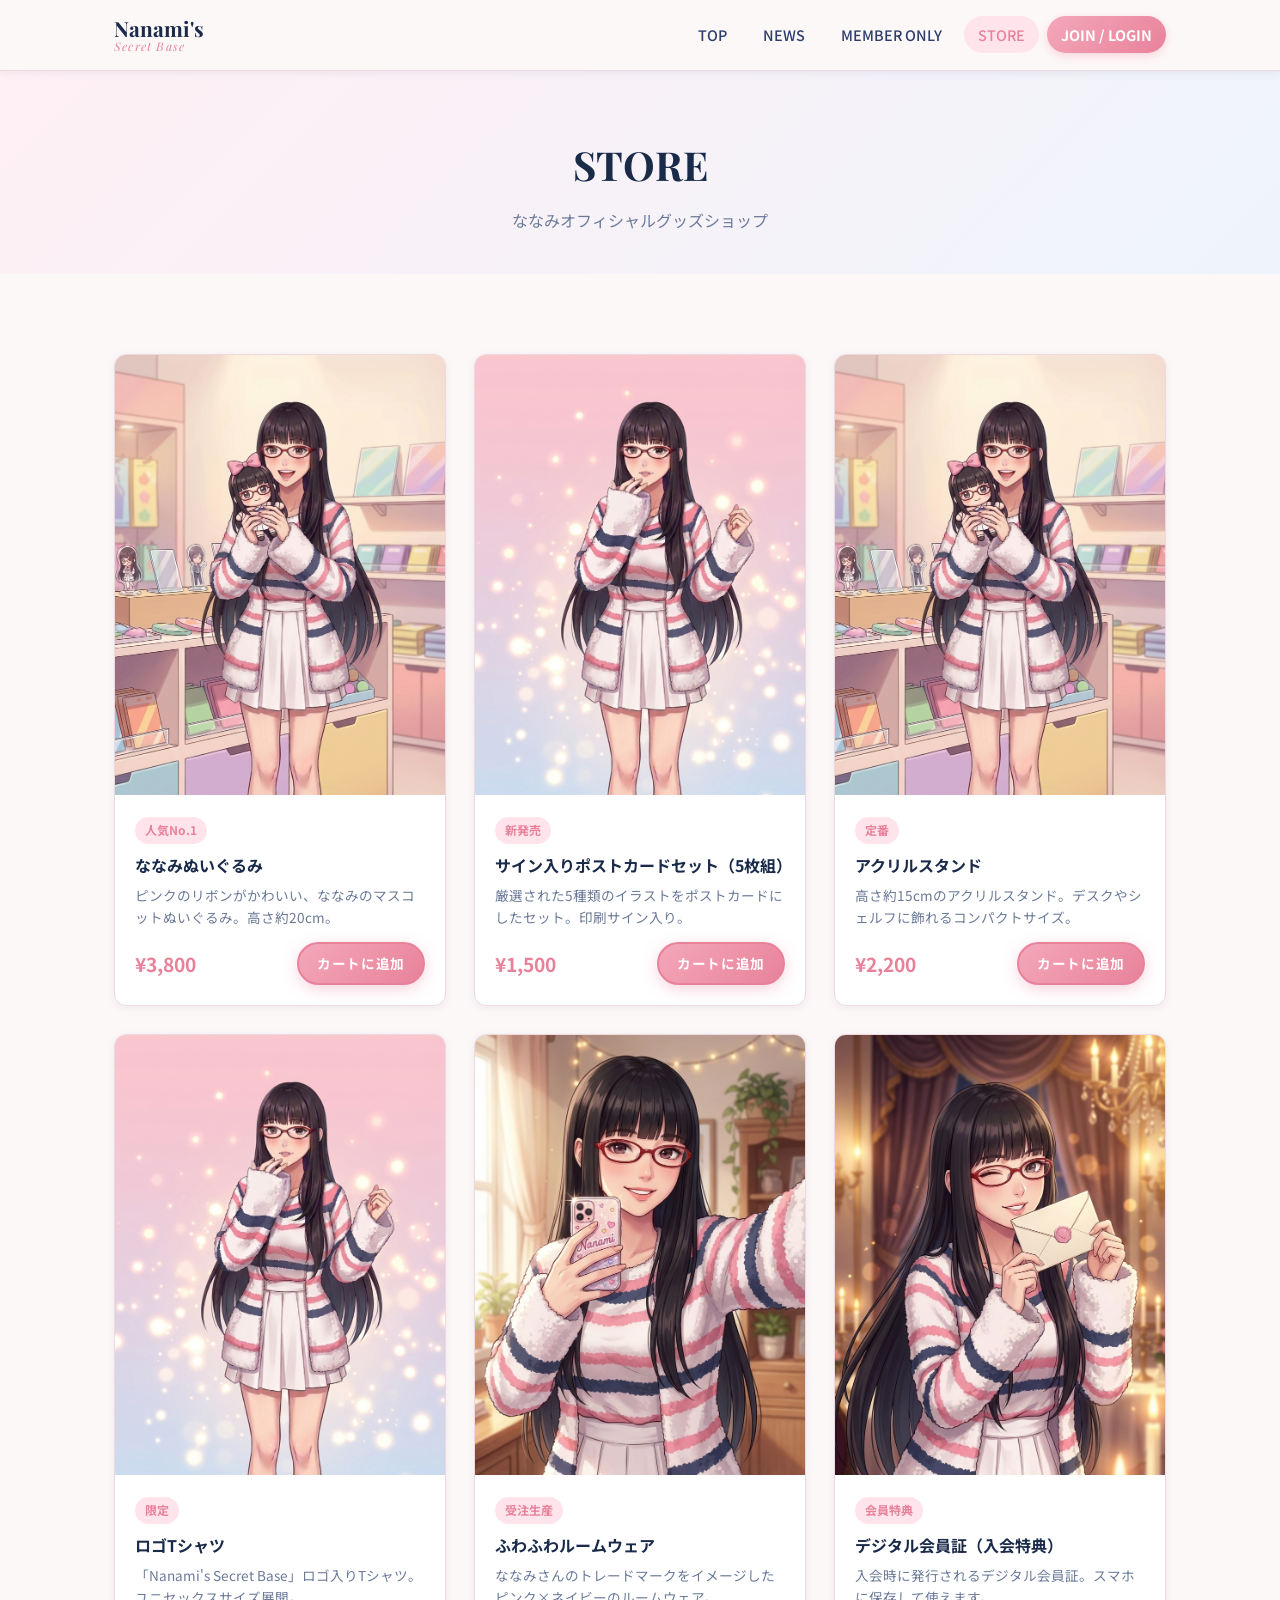
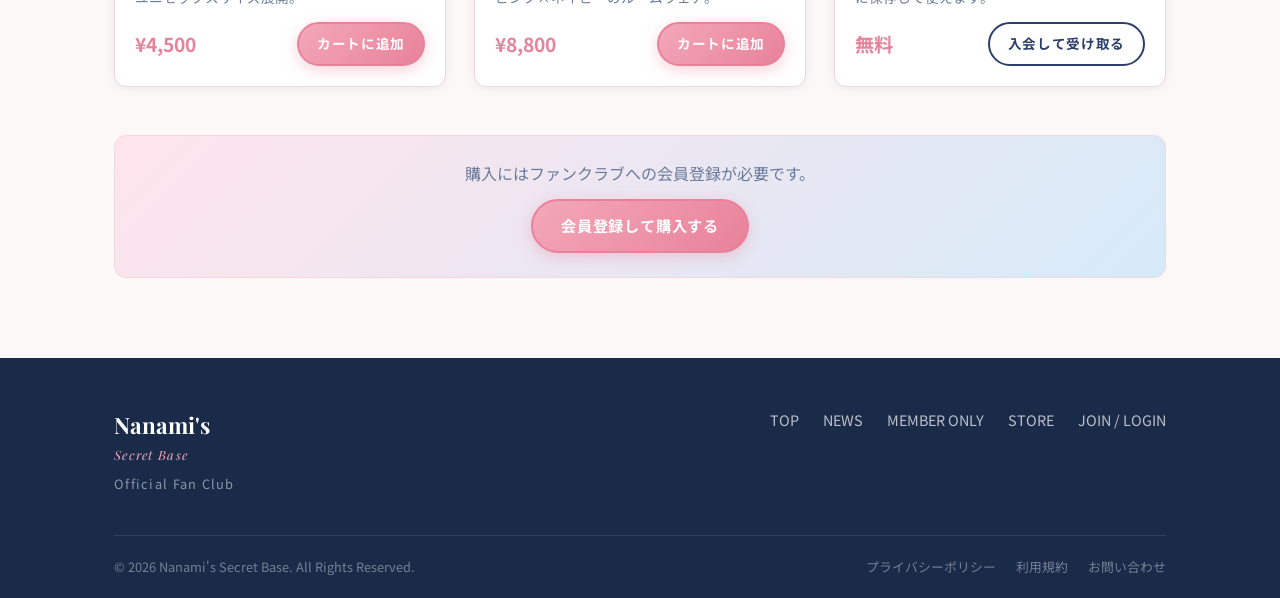
<file: store.html>
<!DOCTYPE html>
<html lang="ja">
<head>
  <meta charset="UTF-8">
  <meta name="viewport" content="width=device-width, initial-scale=1.0">
  <title>STORE | Nanami's Secret Base</title>
  <link rel="stylesheet" href="assets/css/style.css">
  <link href="https://fonts.googleapis.com/css2?family=Noto+Sans+JP:wght@300;400;500;700&family=Playfair+Display:ital,wght@0,400;0,700;1,400&display=swap" rel="stylesheet">
  <style>
    .page-hero {
      background: linear-gradient(135deg, #FFF0F5 0%, #EEF4FB 100%);
      padding: 60px 0 40px;
      text-align: center;
    }
    .page-hero h1 {
      font-family: var(--font-serif);
      font-size: 2.5rem;
      color: var(--color-blue-dark);
    }
    .page-hero p { color: var(--color-text-light); margin-top: 8px; }

    .store-grid {
      display: grid;
      grid-template-columns: repeat(3, 1fr);
      gap: 28px;
    }
    .product-card {
      background: var(--color-white);
      border-radius: var(--radius-md);
      overflow: hidden;
      border: 1px solid var(--color-border);
      box-shadow: var(--shadow-sm);
      transition: transform var(--transition), box-shadow var(--transition);
    }
    .product-card:hover {
      transform: translateY(-6px);
      box-shadow: var(--shadow-md);
    }
    .product-img {
      aspect-ratio: 3/4;
      overflow: hidden;
    }
    .product-img img {
      width: 100%;
      height: 100%;
      object-fit: cover;
      object-position: top;
      transition: transform 0.4s ease;
    }
    .product-card:hover .product-img img { transform: scale(1.05); }
    .product-body { padding: 20px; }
    .product-badge {
      display: inline-block;
      padding: 3px 10px;
      border-radius: var(--radius-full);
      font-size: 0.75rem;
      font-weight: 700;
      background: var(--color-pink-light);
      color: var(--color-pink-dark);
      margin-bottom: 8px;
    }
    .product-name {
      font-size: 1rem;
      font-weight: 700;
      color: var(--color-blue-dark);
      margin-bottom: 6px;
    }
    .product-desc {
      font-size: 0.85rem;
      color: var(--color-text-light);
      line-height: 1.6;
      margin-bottom: 14px;
    }
    .product-footer {
      display: flex;
      align-items: center;
      justify-content: space-between;
    }
    .product-price {
      font-size: 1.2rem;
      font-weight: 700;
      color: var(--color-pink-dark);
    }
    .cart-notice {
      background: linear-gradient(135deg, var(--color-pink-light), var(--color-blue-light));
      border-radius: var(--radius-md);
      padding: 24px;
      text-align: center;
      margin-top: 48px;
      border: 1px solid var(--color-border);
    }
    .cart-notice p { color: var(--color-text-light); margin-bottom: 12px; }

    @media (max-width: 768px) {
      .store-grid { grid-template-columns: repeat(2, 1fr); }
    }
    @media (max-width: 480px) {
      .store-grid { grid-template-columns: 1fr; }
    }
  </style>
</head>
<body>
  <header class="site-header">
    <div class="header-inner container">
      <div class="logo">
        <a href="index.html">
          <span class="logo-main">Nanami's</span>
          <span class="logo-sub">Secret Base</span>
        </a>
      </div>
      <nav class="main-nav" id="mainNav">
        <ul>
          <li><a href="index.html">TOP</a></li>
          <li><a href="news.html">NEWS</a></li>
          <li><a href="member.html">MEMBER ONLY</a></li>
          <li><a href="store.html" class="active">STORE</a></li>
          <li><a href="join.html" class="nav-join">JOIN / LOGIN</a></li>
        </ul>
      </nav>
      <button class="hamburger" id="hamburger" aria-label="メニューを開く">
        <span></span><span></span><span></span>
      </button>
    </div>
  </header>

  <div class="page-hero">
    <div class="container">
      <h1>STORE</h1>
      <p>ななみオフィシャルグッズショップ</p>
    </div>
  </div>

  <section class="section" style="background: var(--color-bg);">
    <div class="container">
      <div class="store-grid">
        <div class="product-card">
          <div class="product-img">
            <img src="assets/images/nanami_goods.jpg" alt="ぬいぐるみ">
          </div>
          <div class="product-body">
            <span class="product-badge">人気No.1</span>
            <h3 class="product-name">ななみぬいぐるみ</h3>
            <p class="product-desc">ピンクのリボンがかわいい、ななみのマスコットぬいぐるみ。高さ約20cm。</p>
            <div class="product-footer">
              <span class="product-price">¥3,800</span>
              <a href="join.html" class="btn btn-small btn-primary">カートに追加</a>
            </div>
          </div>
        </div>
        <div class="product-card">
          <div class="product-img">
            <img src="assets/images/nanami_main.jpg" alt="ポストカード">
          </div>
          <div class="product-body">
            <span class="product-badge">新発売</span>
            <h3 class="product-name">サイン入りポストカードセット（5枚組）</h3>
            <p class="product-desc">厳選された5種類のイラストをポストカードにしたセット。印刷サイン入り。</p>
            <div class="product-footer">
              <span class="product-price">¥1,500</span>
              <a href="join.html" class="btn btn-small btn-primary">カートに追加</a>
            </div>
          </div>
        </div>
        <div class="product-card">
          <div class="product-img">
            <img src="assets/images/nanami_goods2.jpg" alt="アクリルスタンド">
          </div>
          <div class="product-body">
            <span class="product-badge">定番</span>
            <h3 class="product-name">アクリルスタンド</h3>
            <p class="product-desc">高さ約15cmのアクリルスタンド。デスクやシェルフに飾れるコンパクトサイズ。</p>
            <div class="product-footer">
              <span class="product-price">¥2,200</span>
              <a href="join.html" class="btn btn-small btn-primary">カートに追加</a>
            </div>
          </div>
        </div>
        <div class="product-card">
          <div class="product-img">
            <img src="assets/images/nanami_main2.jpg" alt="Tシャツ">
          </div>
          <div class="product-body">
            <span class="product-badge">限定</span>
            <h3 class="product-name">ロゴTシャツ</h3>
            <p class="product-desc">「Nanami's Secret Base」ロゴ入りTシャツ。ユニセックスサイズ展開。</p>
            <div class="product-footer">
              <span class="product-price">¥4,500</span>
              <a href="join.html" class="btn btn-small btn-primary">カートに追加</a>
            </div>
          </div>
        </div>
        <div class="product-card">
          <div class="product-img">
            <img src="assets/images/nanami_selfie.jpg" alt="ルームウェア">
          </div>
          <div class="product-body">
            <span class="product-badge">受注生産</span>
            <h3 class="product-name">ふわふわルームウェア</h3>
            <p class="product-desc">ななみさんのトレードマークをイメージしたピンク×ネイビーのルームウェア。</p>
            <div class="product-footer">
              <span class="product-price">¥8,800</span>
              <a href="join.html" class="btn btn-small btn-primary">カートに追加</a>
            </div>
          </div>
        </div>
        <div class="product-card">
          <div class="product-img">
            <img src="assets/images/nanami_invitation.jpg" alt="会員証">
          </div>
          <div class="product-body">
            <span class="product-badge">会員特典</span>
            <h3 class="product-name">デジタル会員証（入会特典）</h3>
            <p class="product-desc">入会時に発行されるデジタル会員証。スマホに保存して使えます。</p>
            <div class="product-footer">
              <span class="product-price">無料</span>
              <a href="join.html" class="btn btn-small btn-outline">入会して受け取る</a>
            </div>
          </div>
        </div>
      </div>

      <div class="cart-notice">
        <p>購入にはファンクラブへの会員登録が必要です。</p>
        <a href="join.html" class="btn btn-primary">会員登録して購入する</a>
      </div>
    </div>
  </section>

  <footer class="site-footer">
    <div class="container">
      <div class="footer-inner">
        <div class="footer-logo">
          <span class="logo-main">Nanami's</span>
          <span class="logo-sub">Secret Base</span>
          <p>Official Fan Club</p>
        </div>
        <nav class="footer-nav">
          <ul>
            <li><a href="index.html">TOP</a></li>
            <li><a href="news.html">NEWS</a></li>
            <li><a href="member.html">MEMBER ONLY</a></li>
            <li><a href="store.html">STORE</a></li>
            <li><a href="join.html">JOIN / LOGIN</a></li>
          </ul>
        </nav>
      </div>
      <div class="footer-bottom">
        <p>&copy; 2026 Nanami's Secret Base. All Rights Reserved.</p>
        <div class="footer-links">
          <a href="#">プライバシーポリシー</a>
          <a href="#">利用規約</a>
          <a href="#">お問い合わせ</a>
        </div>
      </div>
    </div>
  </footer>
  <script src="assets/js/main.js"></script>
</body>
</html>
</file>
<file: assets/css/style.css>
/* ============================================
   Nanami's Secret Base - Main Stylesheet
   Color Palette:
   - Snow White (Base):    #FFFFFF / #FDF8F8
   - Pastel Pink (Accent): #F4A7B9 / #FADADD / #FFE4EC
   - Dark Blue (Text):     #1A2B4A / #2C3E6B
   - Light Blue (Accent):  #B8D4E8 / #D6EAF8
   - Gold (Highlight):     #D4AF7A
============================================ */

/* ---- RESET & BASE ---- */
*, *::before, *::after {
  box-sizing: border-box;
  margin: 0;
  padding: 0;
}

:root {
  --color-white:       #FFFFFF;
  --color-bg:          #FDF8F8;
  --color-pink-light:  #FFE4EC;
  --color-pink:        #F4A7B9;
  --color-pink-dark:   #E8829A;
  --color-blue-dark:   #1A2B4A;
  --color-blue:        #2C3E6B;
  --color-blue-light:  #D6EAF8;
  --color-blue-mid:    #B8D4E8;
  --color-gold:        #D4AF7A;
  --color-text:        #2C3E6B;
  --color-text-light:  #6B7A99;
  --color-border:      #F0D8E0;

  --font-sans:   'Noto Sans JP', sans-serif;
  --font-serif:  'Playfair Display', serif;

  --radius-sm:   6px;
  --radius-md:   12px;
  --radius-lg:   20px;
  --radius-full: 9999px;

  --shadow-sm:   0 2px 8px rgba(44, 62, 107, 0.08);
  --shadow-md:   0 4px 20px rgba(44, 62, 107, 0.12);
  --shadow-lg:   0 8px 40px rgba(44, 62, 107, 0.16);

  --transition:  0.25s ease;
}

html {
  scroll-behavior: smooth;
}

body {
  font-family: var(--font-sans);
  font-size: 16px;
  line-height: 1.7;
  color: var(--color-text);
  background-color: var(--color-bg);
  -webkit-font-smoothing: antialiased;
}

img {
  max-width: 100%;
  height: auto;
  display: block;
}

a {
  color: var(--color-blue);
  text-decoration: none;
  transition: color var(--transition);
}

a:hover {
  color: var(--color-pink-dark);
}

ul {
  list-style: none;
}

/* ---- CONTAINER ---- */
.container {
  max-width: 1100px;
  margin: 0 auto;
  padding: 0 24px;
}

/* ---- BUTTONS ---- */
.btn {
  display: inline-block;
  padding: 12px 28px;
  border-radius: var(--radius-full);
  font-family: var(--font-sans);
  font-size: 0.95rem;
  font-weight: 700;
  letter-spacing: 0.05em;
  cursor: pointer;
  transition: all var(--transition);
  border: 2px solid transparent;
  text-align: center;
}

.btn-primary {
  background: linear-gradient(135deg, var(--color-pink), var(--color-pink-dark));
  color: var(--color-white);
  border-color: var(--color-pink-dark);
  box-shadow: 0 4px 15px rgba(232, 130, 154, 0.35);
}

.btn-primary:hover {
  background: linear-gradient(135deg, var(--color-pink-dark), #d0607a);
  color: var(--color-white);
  transform: translateY(-2px);
  box-shadow: 0 6px 20px rgba(232, 130, 154, 0.45);
}

.btn-secondary {
  background: var(--color-white);
  color: var(--color-blue);
  border-color: var(--color-blue-mid);
}

.btn-secondary:hover {
  background: var(--color-blue-light);
  color: var(--color-blue-dark);
  transform: translateY(-2px);
}

.btn-outline {
  background: transparent;
  color: var(--color-blue);
  border-color: var(--color-blue);
}

.btn-outline:hover {
  background: var(--color-blue);
  color: var(--color-white);
  transform: translateY(-2px);
}

.btn-small {
  padding: 8px 18px;
  font-size: 0.85rem;
}

.btn-large {
  padding: 16px 40px;
  font-size: 1.05rem;
}

/* ---- SECTION COMMON ---- */
.section {
  padding: 80px 0;
}

.section-header {
  text-align: center;
  margin-bottom: 48px;
}

.section-title {
  font-family: var(--font-serif);
  font-size: 2rem;
  font-weight: 700;
  color: var(--color-blue-dark);
  letter-spacing: 0.1em;
  position: relative;
  display: inline-block;
}

.section-title::after {
  content: '';
  display: block;
  width: 50px;
  height: 3px;
  background: linear-gradient(90deg, var(--color-pink), var(--color-pink-dark));
  margin: 8px auto 0;
  border-radius: var(--radius-full);
}

.section-subtitle {
  margin-top: 8px;
  font-size: 0.9rem;
  color: var(--color-text-light);
  letter-spacing: 0.05em;
}

.section-more {
  text-align: center;
  margin-top: 40px;
}

/* ============================================
   HEADER
============================================ */
.site-header {
  position: sticky;
  top: 0;
  z-index: 100;
  background: rgba(253, 248, 248, 0.92);
  backdrop-filter: blur(12px);
  -webkit-backdrop-filter: blur(12px);
  border-bottom: 1px solid var(--color-border);
  box-shadow: var(--shadow-sm);
}

.header-inner {
  display: flex;
  align-items: center;
  justify-content: space-between;
  height: 70px;
}

.logo a {
  display: flex;
  flex-direction: column;
  line-height: 1.1;
  color: var(--color-blue-dark);
}

.logo-main {
  font-family: var(--font-serif);
  font-size: 1.3rem;
  font-weight: 700;
  color: var(--color-blue-dark);
}

.logo-sub {
  font-family: var(--font-serif);
  font-size: 0.75rem;
  font-style: italic;
  color: var(--color-pink-dark);
  letter-spacing: 0.1em;
}

.main-nav ul {
  display: flex;
  gap: 8px;
  align-items: center;
}

.main-nav a {
  padding: 8px 14px;
  border-radius: var(--radius-full);
  font-size: 0.9rem;
  font-weight: 500;
  color: var(--color-text);
  transition: all var(--transition);
}

.main-nav a:hover,
.main-nav a.active {
  background: var(--color-pink-light);
  color: var(--color-pink-dark);
}

.nav-join {
  background: linear-gradient(135deg, var(--color-pink), var(--color-pink-dark)) !important;
  color: var(--color-white) !important;
  font-weight: 700 !important;
  box-shadow: 0 3px 10px rgba(232, 130, 154, 0.3);
}

.nav-join:hover {
  background: linear-gradient(135deg, var(--color-pink-dark), #d0607a) !important;
  transform: translateY(-1px);
  box-shadow: 0 5px 15px rgba(232, 130, 154, 0.4) !important;
}

.hamburger {
  display: none;
  flex-direction: column;
  gap: 5px;
  background: none;
  border: none;
  cursor: pointer;
  padding: 4px;
}

.hamburger span {
  display: block;
  width: 24px;
  height: 2px;
  background: var(--color-blue-dark);
  border-radius: 2px;
  transition: all var(--transition);
}

/* ============================================
   HERO SECTION
============================================ */
.hero {
  position: relative;
  min-height: calc(100vh - 70px);
  display: flex;
  align-items: center;
  overflow: hidden;
}

.hero-bg {
  position: absolute;
  inset: 0;
  background: linear-gradient(135deg, #FFF0F5 0%, #FDF8F8 40%, #EEF4FB 100%);
  z-index: 0;
}

.hero-bg::before {
  content: '';
  position: absolute;
  top: -100px;
  right: -100px;
  width: 600px;
  height: 600px;
  background: radial-gradient(circle, rgba(244, 167, 185, 0.2) 0%, transparent 70%);
  border-radius: 50%;
}

.hero-bg::after {
  content: '';
  position: absolute;
  bottom: -100px;
  left: -100px;
  width: 500px;
  height: 500px;
  background: radial-gradient(circle, rgba(184, 212, 232, 0.25) 0%, transparent 70%);
  border-radius: 50%;
}

.hero-content {
  position: relative;
  z-index: 1;
  display: flex;
  align-items: center;
  gap: 60px;
  padding-top: 60px;
  padding-bottom: 60px;
}

.hero-text {
  flex: 1;
  max-width: 480px;
}

.hero-label {
  font-size: 0.85rem;
  font-weight: 700;
  letter-spacing: 0.2em;
  text-transform: uppercase;
  color: var(--color-pink-dark);
  margin-bottom: 16px;
}

.hero-title {
  font-family: var(--font-serif);
  font-size: clamp(2.5rem, 5vw, 3.8rem);
  font-weight: 700;
  line-height: 1.15;
  color: var(--color-blue-dark);
  margin-bottom: 20px;
}

.hero-title em {
  font-style: italic;
  color: var(--color-pink-dark);
}

.hero-desc {
  font-size: 1.05rem;
  color: var(--color-text-light);
  line-height: 1.8;
  margin-bottom: 36px;
}

.hero-buttons {
  display: flex;
  gap: 16px;
  flex-wrap: wrap;
}

.hero-image {
  flex: 1;
  max-width: 420px;
  position: relative;
}

.hero-image-frame {
  border-radius: var(--radius-lg);
  overflow: hidden;
  box-shadow: var(--shadow-lg);
  border: 3px solid rgba(244, 167, 185, 0.3);
  position: relative;
}

.hero-image-frame img {
  width: 100%;
  object-fit: cover;
  display: block;
}

.sparkle {
  position: absolute;
  color: var(--color-gold);
  font-size: 1.5rem;
  animation: sparkle-anim 2s ease-in-out infinite;
  pointer-events: none;
}

.sparkle-1 { top: -10px; right: 20px; animation-delay: 0s; }
.sparkle-2 { bottom: 30px; left: -15px; animation-delay: 0.7s; font-size: 1rem; }
.sparkle-3 { top: 40%; right: -20px; animation-delay: 1.4s; font-size: 1.2rem; }

@keyframes sparkle-anim {
  0%, 100% { opacity: 0.3; transform: scale(0.8) rotate(0deg); }
  50%       { opacity: 1;   transform: scale(1.2) rotate(20deg); }
}

/* ============================================
   NEWS SECTION
============================================ */
.news-section {
  background: var(--color-white);
}

.news-list {
  display: flex;
  flex-direction: column;
  gap: 0;
  border: 1px solid var(--color-border);
  border-radius: var(--radius-md);
  overflow: hidden;
}

.news-item {
  display: flex;
  align-items: center;
  gap: 16px;
  padding: 20px 24px;
  border-bottom: 1px solid var(--color-border);
  transition: background var(--transition);
}

.news-item:last-child {
  border-bottom: none;
}

.news-item:hover {
  background: var(--color-pink-light);
}

.news-date {
  font-size: 0.85rem;
  color: var(--color-text-light);
  white-space: nowrap;
  font-weight: 500;
  min-width: 90px;
}

.news-tag {
  display: inline-block;
  padding: 3px 10px;
  border-radius: var(--radius-full);
  font-size: 0.75rem;
  font-weight: 700;
  white-space: nowrap;
  min-width: 80px;
  text-align: center;
}

.tag-event  { background: #FFF3CD; color: #856404; }
.tag-goods  { background: #D1ECF1; color: #0C5460; }
.tag-media  { background: #D4EDDA; color: #155724; }
.tag-member { background: var(--color-pink-light); color: var(--color-pink-dark); }

.news-title-link {
  font-size: 0.95rem;
  color: var(--color-text);
  font-weight: 500;
  transition: color var(--transition);
}

.news-title-link:hover {
  color: var(--color-pink-dark);
}

/* ============================================
   MEMBER PREVIEW SECTION
============================================ */
.member-preview-section {
  background: linear-gradient(135deg, #FFF0F5 0%, var(--color-bg) 100%);
}

.member-preview-grid {
  display: grid;
  grid-template-columns: 1fr 1fr;
  gap: 60px;
  align-items: center;
}

.member-preview-image {
  position: relative;
  border-radius: var(--radius-lg);
  overflow: hidden;
  box-shadow: var(--shadow-lg);
}

.member-preview-image img {
  width: 100%;
  display: block;
  filter: blur(3px) brightness(0.7);
  transition: filter var(--transition);
}

.member-preview-overlay {
  position: absolute;
  inset: 0;
  display: flex;
  flex-direction: column;
  align-items: center;
  justify-content: center;
  background: rgba(26, 43, 74, 0.4);
  color: var(--color-white);
  text-align: center;
}

.lock-icon {
  font-size: 3rem;
  margin-bottom: 12px;
  display: block;
}

.member-preview-overlay p {
  font-size: 1.1rem;
  font-weight: 700;
  letter-spacing: 0.1em;
}

.member-preview-content h3 {
  font-family: var(--font-serif);
  font-size: 1.8rem;
  font-weight: 700;
  color: var(--color-blue-dark);
  margin-bottom: 16px;
}

.member-preview-content > p {
  color: var(--color-text-light);
  margin-bottom: 28px;
  line-height: 1.8;
}

.member-benefits {
  display: flex;
  flex-direction: column;
  gap: 16px;
  margin-bottom: 32px;
}

.member-benefits li {
  display: flex;
  align-items: flex-start;
  gap: 14px;
}

.benefit-icon {
  font-size: 1.5rem;
  flex-shrink: 0;
  margin-top: 2px;
}

.member-benefits strong {
  display: block;
  font-size: 0.95rem;
  color: var(--color-blue-dark);
  margin-bottom: 2px;
}

.member-benefits p {
  font-size: 0.85rem;
  color: var(--color-text-light);
}

/* ============================================
   STORE PREVIEW SECTION
============================================ */
.store-preview-section {
  background: var(--color-white);
}

.store-preview-grid {
  display: grid;
  grid-template-columns: repeat(3, 1fr);
  gap: 28px;
}

.store-item {
  background: var(--color-bg);
  border-radius: var(--radius-md);
  overflow: hidden;
  box-shadow: var(--shadow-sm);
  border: 1px solid var(--color-border);
  transition: transform var(--transition), box-shadow var(--transition);
}

.store-item:hover {
  transform: translateY(-6px);
  box-shadow: var(--shadow-md);
}

.store-item-image {
  aspect-ratio: 3/4;
  overflow: hidden;
}

.store-item-image img {
  width: 100%;
  height: 100%;
  object-fit: cover;
  object-position: top;
  transition: transform 0.4s ease;
}

.store-item:hover .store-item-image img {
  transform: scale(1.05);
}

.store-item-info {
  padding: 16px;
  text-align: center;
}

.store-item-info h4 {
  font-size: 0.95rem;
  font-weight: 700;
  color: var(--color-blue-dark);
  margin-bottom: 6px;
}

.store-price {
  font-size: 1.1rem;
  font-weight: 700;
  color: var(--color-pink-dark);
  margin-bottom: 12px;
}

/* ============================================
   JOIN CTA SECTION
============================================ */
.join-cta-section {
  background: linear-gradient(135deg, #EEF4FB 0%, #FFF0F5 100%);
}

.join-cta-inner {
  display: grid;
  grid-template-columns: 1fr 1fr;
  gap: 60px;
  align-items: center;
}

.join-cta-image {
  border-radius: var(--radius-lg);
  overflow: hidden;
  box-shadow: var(--shadow-lg);
  border: 3px solid rgba(244, 167, 185, 0.3);
}

.join-cta-image img {
  width: 100%;
  display: block;
}

.join-cta-label {
  font-size: 0.8rem;
  font-weight: 700;
  letter-spacing: 0.2em;
  text-transform: uppercase;
  color: var(--color-pink-dark);
  margin-bottom: 12px;
}

.join-cta-content h2 {
  font-family: var(--font-serif);
  font-size: 2rem;
  font-weight: 700;
  color: var(--color-blue-dark);
  line-height: 1.3;
  margin-bottom: 16px;
}

.join-cta-content > p {
  color: var(--color-text-light);
  line-height: 1.8;
  margin-bottom: 28px;
}

.join-cta-benefits {
  display: flex;
  flex-direction: column;
  gap: 12px;
  margin-bottom: 32px;
}

.join-benefit {
  display: flex;
  align-items: center;
  gap: 12px;
  padding: 12px 16px;
  background: var(--color-white);
  border-radius: var(--radius-md);
  border: 1px solid var(--color-border);
}

.join-benefit span {
  font-size: 1.3rem;
}

.join-benefit p {
  font-size: 0.9rem;
  font-weight: 500;
  color: var(--color-text);
}

/* ============================================
   FOOTER
============================================ */
.site-footer {
  background: var(--color-blue-dark);
  color: rgba(255, 255, 255, 0.8);
  padding: 48px 0 0;
}

.footer-inner {
  display: flex;
  justify-content: space-between;
  align-items: flex-start;
  gap: 40px;
  padding-bottom: 40px;
  border-bottom: 1px solid rgba(255, 255, 255, 0.1);
}

.footer-logo .logo-main {
  font-family: var(--font-serif);
  font-size: 1.4rem;
  font-weight: 700;
  color: var(--color-white);
  display: block;
}

.footer-logo .logo-sub {
  font-family: var(--font-serif);
  font-size: 0.8rem;
  font-style: italic;
  color: var(--color-pink);
  letter-spacing: 0.1em;
  display: block;
  margin-bottom: 8px;
}

.footer-logo p {
  font-size: 0.8rem;
  color: rgba(255, 255, 255, 0.5);
  letter-spacing: 0.1em;
}

.footer-nav ul {
  display: flex;
  flex-wrap: wrap;
  gap: 8px 24px;
}

.footer-nav a {
  color: rgba(255, 255, 255, 0.7);
  font-size: 0.9rem;
  transition: color var(--transition);
}

.footer-nav a:hover {
  color: var(--color-pink);
}

.footer-bottom {
  display: flex;
  justify-content: space-between;
  align-items: center;
  padding: 20px 0;
  font-size: 0.8rem;
  color: rgba(255, 255, 255, 0.4);
  flex-wrap: wrap;
  gap: 12px;
}

.footer-links {
  display: flex;
  gap: 20px;
}

.footer-links a {
  color: rgba(255, 255, 255, 0.4);
  font-size: 0.8rem;
  transition: color var(--transition);
}

.footer-links a:hover {
  color: var(--color-pink);
}

/* ============================================
   RESPONSIVE
============================================ */
@media (max-width: 900px) {
  .hero-content {
    flex-direction: column-reverse;
    text-align: center;
    gap: 40px;
  }

  .hero-image {
    max-width: 320px;
    margin: 0 auto;
  }

  .hero-buttons {
    justify-content: center;
  }

  .member-preview-grid,
  .join-cta-inner {
    grid-template-columns: 1fr;
    gap: 40px;
  }

  .store-preview-grid {
    grid-template-columns: repeat(2, 1fr);
  }

  .footer-inner {
    flex-direction: column;
    gap: 24px;
  }
}

@media (max-width: 640px) {
  .section {
    padding: 60px 0;
  }

  .main-nav {
    display: none;
    position: absolute;
    top: 70px;
    left: 0;
    right: 0;
    background: var(--color-white);
    border-bottom: 1px solid var(--color-border);
    padding: 16px 24px;
    box-shadow: var(--shadow-md);
  }

  .main-nav.open {
    display: block;
  }

  .main-nav ul {
    flex-direction: column;
    gap: 4px;
  }

  .main-nav a {
    display: block;
    padding: 10px 16px;
  }

  .hamburger {
    display: flex;
  }

  .store-preview-grid {
    grid-template-columns: 1fr;
  }

  .news-item {
    flex-wrap: wrap;
    gap: 8px;
  }

  .footer-bottom {
    flex-direction: column;
    text-align: center;
  }
}
</file>
